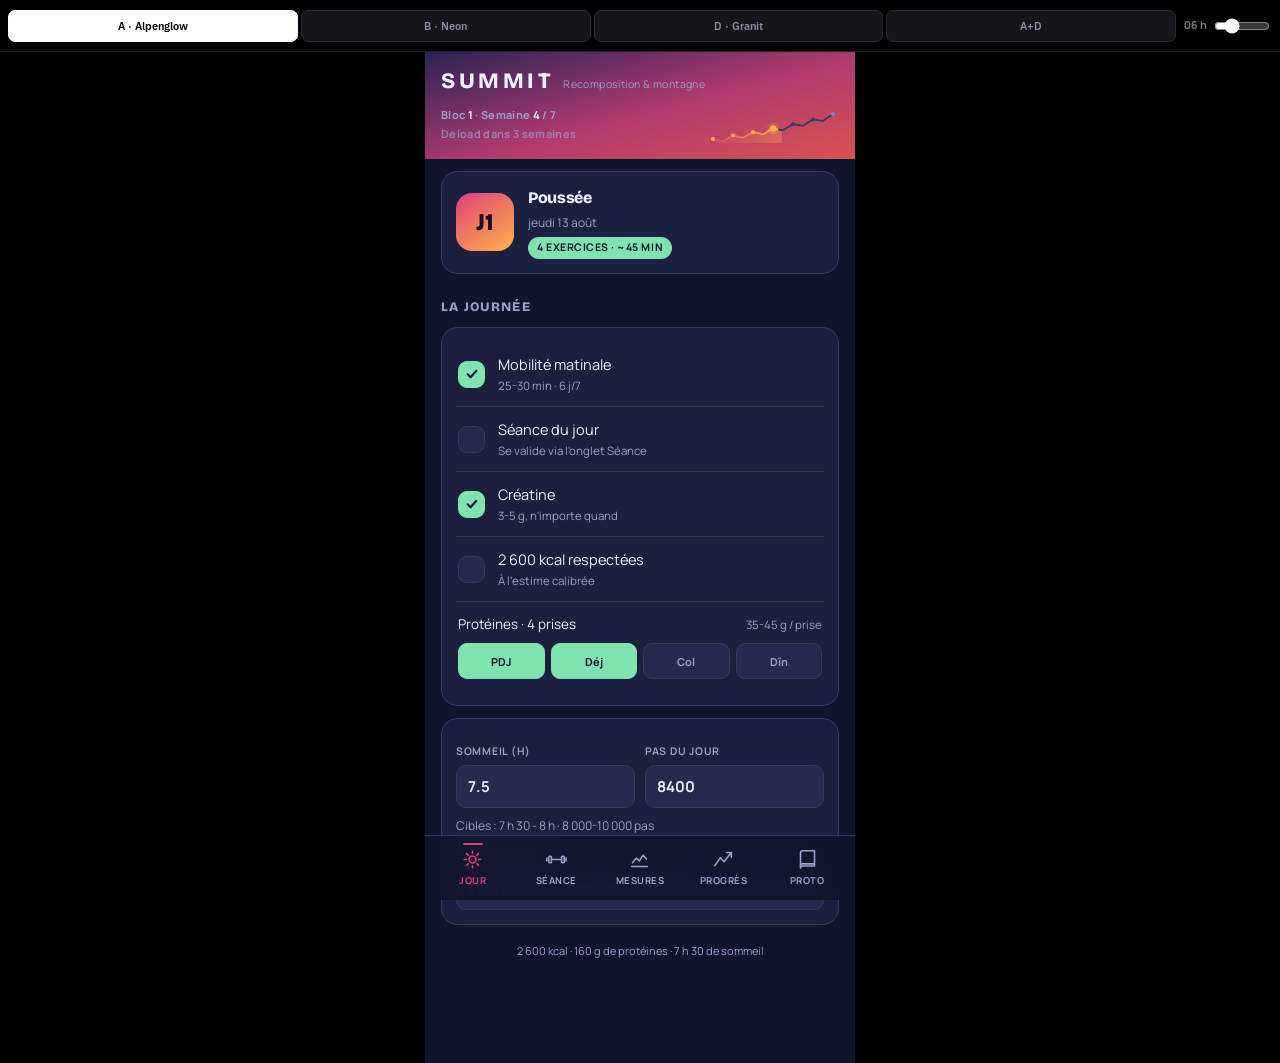
<file: maquette.html>
<!DOCTYPE html>
<html lang="fr">
<head>
<meta charset="UTF-8">
<meta name="viewport" content="width=device-width, initial-scale=1, viewport-fit=cover">
<title>SUMMIT · Maquette de direction visuelle</title>
<link rel="preconnect" href="https://fonts.googleapis.com">
<link rel="preconnect" href="https://fonts.gstatic.com" crossorigin>
<link href="https://fonts.googleapis.com/css2?family=Bricolage+Grotesque:opsz,wght@12..96,600;12..96,700;12..96,800&family=Manrope:wght@400;500;700&family=Unbounded:wght@600;700&family=Space+Grotesk:wght@400;500;700&family=Archivo:wdth,wght@100,400;100,600;125,700&family=IBM+Plex+Sans:wght@400;500;600&family=IBM+Plex+Mono:wght@500;600&display=swap" rel="stylesheet">
<style>
/* ============================================================
   MAQUETTE — 4 directions visuelles sombres
   Fichier de travail uniquement. summit_app.html non modifié.
   ============================================================ */

/* ---------- A · ALPENGLOW ---------- */
[data-dir="alpenglow"]{
  --bg:#12142B; --surf:#1C1F3D; --surf2:#262A4E; --line:#343A63;
  --tx:#EEF0FF; --tx2:#9BA1C7;
  --p:#E0417A; --p2:#FFB347; --ok:#7FE3B0; --warn:#FFB347; --danger:#FF6B5B; --deload:#8B7FD4;
  --ft:'Bricolage Grotesque',sans-serif; --fb:'Manrope',sans-serif; --fn:'Manrope',sans-serif;
  --tw:800; --tls:-0.02em; --r:16px; --num-w:700;
}
/* ---------- B · NEON TRAIL ---------- */
[data-dir="neon"]{
  --bg:#0A0A0F; --surf:#141420; --surf2:#1E1E2E; --line:#2A2A3C;
  --tx:#F2F2F7; --tx2:#8A8AA3;
  --p:#C6FF3D; --p2:#FF3DAE; --ok:#C6FF3D; --warn:#FFB020; --danger:#FF4D4D; --deload:#FFB020; --cyan:#34E4EA;
  --ft:'Unbounded',sans-serif; --fb:'Space Grotesk',sans-serif; --fn:'Space Grotesk',sans-serif;
  --tw:700; --tls:-0.03em; --r:14px; --num-w:700;
}
/* ---------- D · GRANIT & GLACE ---------- */
[data-dir="granit"]{
  --bg:#101418; --surf:#181D23; --surf2:#212831; --line:#2C343E;
  --tx:#E8EDF2; --tx2:#8494A3;
  --p:#7FD4E8; --p2:#FF7A45; --ok:#9BD65A; --warn:#FFD166; --danger:#E5484D; --deload:#FFD166;
  --ft:'Archivo',sans-serif; --fb:'IBM Plex Sans',sans-serif; --fn:'IBM Plex Mono',monospace;
  --tw:700; --tls:0.01em; --r:10px; --num-w:600; --twd:125;
}
/* ---------- A+D · MIX ---------- */
[data-dir="mix"]{
  --bg:#0F1320; --surf:#181D2E; --surf2:#222840; --line:#2F3752;
  --tx:#EAEFF7; --tx2:#8D97B4;
  --p:#7FD4E8; --p2:#FFB347; --ok:#7FE3B0; --warn:#FFB347; --danger:#FF6B5B; --deload:#8B7FD4;
  --ft:'Bricolage Grotesque',sans-serif; --fb:'IBM Plex Sans',sans-serif; --fn:'IBM Plex Mono',monospace;
  --tw:800; --tls:-0.02em; --r:14px; --num-w:600;
}

*{box-sizing:border-box; -webkit-tap-highlight-color:transparent;}
html,body{margin:0; padding:0;}
body{
  font-family:var(--fb); font-size:15px; line-height:1.5;
  background:#000; color:var(--tx);
  -webkit-font-smoothing:antialiased;
}
#app{
  max-width:430px; margin:0 auto; min-height:100vh; position:relative;
  background:var(--bg); padding-top:52px;
  padding-bottom:96px; overflow-x:hidden;
  transition:background .3s;
}
@media (prefers-reduced-motion:reduce){ *{animation-duration:.01ms !important; transition-duration:.01ms !important;} }

/* ============ barre de comparaison (maquette seulement) ============ */
#switch{
  position:fixed; top:0; left:0; right:0; z-index:200; height:52px;
  background:#000; border-bottom:1px solid #222;
  display:flex; align-items:center; gap:8px; padding:0 8px;
  font-family:'IBM Plex Sans',sans-serif; font-size:11px;
}
#switch .seg{display:flex; gap:3px; flex:1; min-width:0;}
#switch button{
  background:#15151A; border:1px solid #2A2A32; color:#8A8AA3; cursor:pointer; flex:1; min-width:0;
  font-family:inherit; font-size:10.5px; font-weight:600; padding:8px 4px; border-radius:7px; white-space:nowrap;
}
#switch button.on{background:#fff; color:#000; border-color:#fff;}
#switch .hour{display:flex; align-items:center; gap:5px; color:#777; flex-shrink:0;}
#switch .hour input{width:56px; accent-color:#fff;}
#switch .hour.off{opacity:.2; pointer-events:none;}

/* ============ rail d'altitude (granit / mix) ============ */
#rail{display:none;}
[data-dir="granit"] #rail, [data-dir="mix"] #rail{
  display:block; position:fixed; left:max(0px, calc(50% - 215px)); top:52px; bottom:0; width:22px; z-index:5;
  border-right:1px solid var(--line); background:linear-gradient(180deg,transparent,color-mix(in srgb,var(--p) 7%,transparent));
  pointer-events:none;
}
#rail .grad{position:absolute; left:0; width:9px; height:1px; background:var(--line);}
#rail .grad.on{background:var(--p); width:16px; box-shadow:0 0 8px var(--p);}
#rail .grad.dl{background:var(--deload); width:16px;}
#rail .lb{
  position:absolute; left:2px; font-family:var(--fn); font-size:8px; color:var(--tx2);
  transform:translateY(-50%);
}
#rail .needle{
  position:absolute; left:0; width:22px; height:2px; background:var(--p2);
  box-shadow:0 0 10px var(--p2); transition:top .5s cubic-bezier(.2,1.4,.4,1);
}
[data-dir="granit"] #app, [data-dir="mix"] #app{padding-left:22px;}

/* ============ header ============ */
header{position:relative; overflow:hidden; padding:18px 16px 16px;}
header .glow{position:absolute; inset:0; z-index:0; transition:background .6s;}
header .inner{position:relative; z-index:1;}
.brand{display:flex; align-items:baseline; gap:9px;}
.brand h1{
  font-family:var(--ft); font-weight:var(--tw); font-variation-settings:"wdth" var(--twd,100);
  font-size:22px; margin:0; letter-spacing:.16em; line-height:1;
}
.brand .sub{font-size:10.5px; color:var(--tx2); letter-spacing:.04em;}
.blocline{display:flex; align-items:flex-end; justify-content:space-between; margin-top:14px; gap:12px;}
.blocline .lbl{font-family:var(--fn); font-size:11px; color:var(--tx2); letter-spacing:.03em; font-weight:var(--num-w);}
.blocline .lbl b{color:var(--tx); font-weight:var(--num-w);}

/* crête (alpenglow / mix) */
#crest{width:132px; height:34px; display:block;}
[data-dir="neon"] #crest, [data-dir="granit"] #crest{display:none;}
/* égaliseur (neon) */
#eq{display:none; gap:4px; align-items:flex-end; height:34px;}
[data-dir="neon"] #eq{display:flex;}
#eq i{width:7px; border-radius:2px; background:#2A2A3C; display:block;}
#eq i.past{background:var(--p); opacity:.55;}
#eq i.cur{background:var(--p); box-shadow:0 0 12px var(--p); animation:pulse 1.6s ease-in-out infinite;}
#eq i.dl{background:var(--deload);}
@keyframes pulse{0%,100%{opacity:1;} 50%{opacity:.45;}}
/* graduations (granit) */
#grad{display:none; align-items:flex-end; gap:0; height:34px;}
[data-dir="granit"] #grad{display:flex;}
#grad i{width:15px; border-left:1px solid var(--line); height:12px; display:block;}
#grad i.past{height:22px; border-color:var(--p); }
#grad i.cur{height:34px; border-left:2px solid var(--p2);}
#grad i.dl{border-color:var(--deload);}

/* ============ layout ============ */
main{padding:12px 16px 8px;}
.pane{display:none;}
.pane.on{display:block; animation:slide .26s cubic-bezier(.2,.8,.3,1);}
@keyframes slide{from{opacity:0; transform:translateY(10px);} to{opacity:1; transform:none;}}
h2{font-family:var(--ft); font-weight:var(--tw); font-variation-settings:"wdth" var(--twd,100);
   font-size:13px; letter-spacing:.09em; text-transform:uppercase; color:var(--tx2); margin:24px 0 10px;}
h3{font-family:var(--ft); font-weight:var(--tw); font-variation-settings:"wdth" var(--twd,100);
   font-size:16px; letter-spacing:var(--tls); margin:0 0 4px;}
.num{font-family:var(--fn); font-weight:var(--num-w); font-variant-numeric:tabular-nums;}
.mut{color:var(--tx2); font-size:13px;}
.sm{font-size:12px;}

.card{background:var(--surf); border:1px solid var(--line); border-radius:var(--r); padding:14px; margin-bottom:12px; position:relative;}
[data-dir="neon"] .card{background:linear-gradient(180deg,var(--surf),#101018);}

/* hero du jour */
.hero{display:flex; align-items:center; gap:14px; position:relative; overflow:hidden;}
.hero .code{
  font-family:var(--ft); font-weight:var(--tw); font-variation-settings:"wdth" var(--twd,100);
  font-size:24px; width:58px; height:58px; border-radius:var(--r); flex-shrink:0;
  display:flex; align-items:center; justify-content:center;
  background:var(--p); color:var(--bg);
}
[data-dir="alpenglow"] .hero .code{background:linear-gradient(145deg,var(--p),var(--p2)); color:#1B0E1E;}
[data-dir="neon"] .hero .code{background:transparent; border:1.5px solid var(--p); color:var(--p); box-shadow:0 0 18px rgba(198,255,61,.25), inset 0 0 18px rgba(198,255,61,.08);}
[data-dir="granit"] .hero .code{background:transparent; border:1px solid var(--p); color:var(--p);}
[data-dir="mix"] .hero .code{background:linear-gradient(145deg,var(--p),var(--p2)); color:#0F1320;}
.pill{display:inline-block; font-size:10.5px; font-weight:700; padding:3px 9px; border-radius:99px; letter-spacing:.05em; text-transform:uppercase; margin-top:5px;}
.pill.dl{background:var(--deload); color:var(--bg);}
.pill.ok{background:var(--ok); color:var(--bg);}

/* ============ checklist ============ */
.chk{display:flex; align-items:center; gap:13px; padding:12px 2px; border-bottom:1px solid var(--line); cursor:pointer; user-select:none;}
.chk:last-child{border-bottom:none;}
.chk .box{
  width:27px; height:27px; border-radius:9px; border:1.5px solid var(--line); flex-shrink:0;
  display:flex; align-items:center; justify-content:center; background:var(--surf2); transition:all .18s;
}
[data-dir="granit"] .chk .box{border-radius:4px;}
.chk .box svg{opacity:0; transform:scale(.4); transition:all .18s; stroke:var(--bg);}
.chk.on .box{background:var(--ok); border-color:var(--ok);}
[data-dir="neon"] .chk.on .box{box-shadow:0 0 16px var(--ok); animation:glowpop .5s ease;}
@keyframes glowpop{0%{box-shadow:0 0 0 var(--ok);} 40%{box-shadow:0 0 26px var(--ok);} 100%{box-shadow:0 0 16px var(--ok);}}
.chk.on .box svg{opacity:1; transform:scale(1);}
.chk .lb{flex:1; font-size:14.5px; min-width:0;}
.chk .lb.tight{font-size:13.5px;}
.chk .hint{font-size:11.5px; color:var(--tx2); margin-top:1px;}
.mini{display:flex; gap:6px;}
.mini button{
  width:46px; height:36px; border-radius:9px; border:1.5px solid var(--line); background:var(--surf2);
  font-family:var(--fb); font-size:11px; font-weight:700; color:var(--tx2); cursor:pointer; transition:all .18s;
}
[data-dir="granit"] .mini button{border-radius:4px; font-family:var(--fn);}
.mini button.on{background:var(--ok); border-color:var(--ok); color:var(--bg);}
[data-dir="neon"] .mini button.on{box-shadow:0 0 14px var(--ok);}

/* ============ inputs ============ */
input[type=number],input[type=text],select{
  font-family:var(--fn); font-size:15px; font-weight:var(--num-w); color:var(--tx);
  border:1.5px solid var(--line); border-radius:10px; background:var(--surf2);
  padding:10px 11px; width:100%; -webkit-appearance:none; appearance:none;
}
[data-dir="granit"] input,[data-dir="granit"] select{border-radius:4px;}
input:focus,select:focus,button:focus-visible{outline:2px solid var(--p); outline-offset:1px; border-color:var(--p);}
input::placeholder{color:var(--tx2); opacity:.6;}
label.f{display:block; font-size:10.5px; font-weight:700; color:var(--tx2); margin:11px 0 5px; letter-spacing:.07em; text-transform:uppercase;}
.g2{display:grid; grid-template-columns:1fr 1fr; gap:10px;}
.g3{display:grid; grid-template-columns:1fr 1fr 1fr; gap:8px;}

.btn{
  font-family:var(--ft); font-weight:var(--tw); font-variation-settings:"wdth" var(--twd,100);
  font-size:15px; letter-spacing:var(--tls); color:var(--bg);
  background:var(--p); border:none; border-radius:12px; padding:15px 18px;
  width:100%; cursor:pointer; margin-top:12px; transition:transform .12s;
}
[data-dir="granit"] .btn{border-radius:6px; background:var(--p2); color:#101418;}
[data-dir="mix"] .btn{background:linear-gradient(100deg,var(--p),var(--p2)); color:#0F1320;}
[data-dir="alpenglow"] .btn{background:linear-gradient(100deg,var(--p),var(--p2)); color:#1B0E1E;}
[data-dir="neon"] .btn{box-shadow:0 0 24px rgba(198,255,61,.3);}
.btn:active{transform:scale(.98);}
.btn.gh{background:transparent; color:var(--p); border:1.5px solid var(--line); box-shadow:none;}
.btn.sm{width:auto; padding:9px 14px; font-size:13px; margin-top:0;}

/* ============ exercices ============ */
.ex .top{display:flex; justify-content:space-between; gap:10px; align-items:flex-start;}
.ex .meta{font-size:12px; color:var(--tx2); margin-top:3px;}
.ex .meta b{color:var(--tx); font-family:var(--fn); font-weight:var(--num-w);}
.ex .last{font-family:var(--fn); font-size:11.5px; color:var(--p); margin-top:6px; font-weight:var(--num-w);}
.exbtns{display:flex; flex-direction:column; gap:6px; flex-shrink:0;}
.rest,.yt{
  font-family:var(--fn); font-size:11px; font-weight:var(--num-w); cursor:pointer; white-space:nowrap;
  background:var(--surf2); border:1px solid var(--line); border-radius:8px; padding:7px 10px; color:var(--tx2);
  text-decoration:none; text-align:center; display:block;
}
[data-dir="granit"] .rest,[data-dir="granit"] .yt{border-radius:4px;}
.rest{color:var(--p);}
.sets{display:flex; gap:6px; margin-top:12px; align-items:center; flex-wrap:wrap;}
.sets input{width:47px; text-align:center; padding:11px 2px;}
.sets select{width:80px; padding:11px 4px; font-size:12px; text-align:center;}
.setbars{display:none; gap:3px; align-items:flex-end; height:26px; margin-top:10px;}
[data-dir="neon"] .setbars{display:flex;}
.setbars i{flex:1; background:#22222E; border-radius:2px; height:30%; transition:all .3s;}
.setbars i.f{background:var(--p); box-shadow:0 0 10px var(--p);}

/* ============ alertes / kpi ============ */
.alert{border-radius:var(--r); padding:13px 15px; margin-bottom:12px; font-size:13.5px; line-height:1.45; border:1px solid;}
.alert b{font-weight:700;}
.alert.ok{background:color-mix(in srgb,var(--ok) 12%,transparent); border-color:color-mix(in srgb,var(--ok) 35%,transparent); color:var(--ok);}
.alert.warn{background:color-mix(in srgb,var(--warn) 12%,transparent); border-color:color-mix(in srgb,var(--warn) 35%,transparent); color:var(--warn);}
.alert.info{background:var(--surf2); border-color:var(--line); color:var(--tx2);}
.kpis{display:flex; gap:8px; margin-bottom:12px;}
.kpi{flex:1; background:var(--surf); border:1px solid var(--line); border-radius:var(--r); padding:11px;}
.kpi .v{font-family:var(--fn); font-weight:var(--num-w); font-size:21px; line-height:1.1;}
.kpi .l{font-size:9.5px; color:var(--tx2); letter-spacing:.06em; text-transform:uppercase; margin-top:3px;}
.chart svg{width:100%; height:auto; display:block;}

/* ============ progression ============ */
.legend{display:flex; flex-wrap:wrap; gap:10px; margin-top:8px; font-size:11px; color:var(--tx2);}
.legend i{width:9px; height:9px; border-radius:3px; display:inline-block; margin-right:4px; vertical-align:-1px;}
.rowk{display:flex; justify-content:space-between; align-items:center; padding:9px 0; border-bottom:1px solid var(--line); font-size:13.5px;}
.rowk:last-child{border-bottom:none;}
.rowk .v{font-family:var(--fn); font-weight:var(--num-w); font-size:15px;}
.bar{height:6px; border-radius:99px; background:var(--surf2); overflow:hidden; margin-top:6px;}
.bar i{display:block; height:100%; background:var(--p); border-radius:99px;}

/* ============ accordéons ============ */
details{background:var(--surf); border:1px solid var(--line); border-radius:var(--r); margin-bottom:9px; overflow:hidden;}
details summary{
  list-style:none; cursor:pointer; padding:14px 15px; font-family:var(--ft); font-weight:var(--tw);
  font-variation-settings:"wdth" var(--twd,100); font-size:14px; letter-spacing:var(--tls);
  display:flex; justify-content:space-between; align-items:center;
}
details summary::-webkit-details-marker{display:none;}
details summary::after{content:"+"; color:var(--p); font-family:var(--fn); font-size:17px;}
details[open] summary::after{content:"–";}
details .in{padding:0 15px 14px; font-size:13.5px; color:var(--tx2);}
details .in b{color:var(--tx);}
details .in ul{margin:6px 0; padding-left:17px;}
details .in li{margin:5px 0;}

/* ============ nav ============ */
nav{
  position:fixed; bottom:0; left:50%; transform:translateX(-50%); width:min(430px,100%); z-index:100;
  background:color-mix(in srgb,var(--bg) 88%,transparent); backdrop-filter:blur(14px);
  border-top:1px solid var(--line); display:flex; padding:7px 6px calc(9px + env(safe-area-inset-bottom));
}
nav button{
  flex:1; background:none; border:none; cursor:pointer; padding:6px 2px 4px;
  display:flex; flex-direction:column; align-items:center; gap:4px;
  font-family:var(--fb); font-size:9.5px; font-weight:700; color:var(--tx2);
  letter-spacing:.05em; text-transform:uppercase; position:relative;
}
nav button svg{stroke:var(--tx2); fill:none; stroke-width:1.8;}
nav button.on{color:var(--p);}
nav button.on svg{stroke:var(--p);}
[data-dir="neon"] nav button.on svg{filter:drop-shadow(0 0 6px var(--p));}
nav button.on::before{
  content:""; position:absolute; top:0; left:50%; transform:translateX(-50%);
  width:20px; height:2px; background:var(--p); border-radius:99px;
}

/* ============ timer ============ */
#timer{
  position:fixed; left:50%; transform:translateX(-50%) translateY(220%); width:min(402px,calc(100% - 28px));
  bottom:calc(84px + env(safe-area-inset-bottom)); z-index:120; visibility:hidden;
  background:var(--surf2); border:1px solid var(--line); border-radius:14px; padding:12px 16px;
  display:flex; align-items:center; gap:14px; transition:transform .3s cubic-bezier(.2,.9,.3,1); cursor:pointer;
}
#timer.on{transform:translateX(-50%) translateY(0); visibility:visible;}
#timer .dial{width:38px; height:38px; flex-shrink:0;}
#timer .t{font-family:var(--fn); font-weight:var(--num-w); font-size:19px;}
#timer .l{font-size:11px; color:var(--tx2); letter-spacing:.05em; text-transform:uppercase;}
[data-dir="neon"] #timer{box-shadow:0 0 30px rgba(198,255,61,.15);}

/* ============ célébration ============ */
#celeb{
  position:fixed; inset:0; z-index:300; display:none; align-items:center; justify-content:center;
  background:color-mix(in srgb,var(--bg) 82%,transparent); backdrop-filter:blur(6px);
}
#celeb.on{display:flex; animation:slide .3s ease;}
#celeb .in{text-align:center; padding:24px;}
#celeb svg{width:150px; height:110px; margin-bottom:8px;}
#celeb h3{font-size:22px; margin-bottom:6px;}
#celeb .peak{stroke-dasharray:340; stroke-dashoffset:340; animation:draw 1s .15s ease forwards;}
@keyframes draw{to{stroke-dashoffset:0;}}
#toast{
  position:fixed; left:50%; transform:translateX(-50%) translateY(16px); bottom:calc(88px + env(safe-area-inset-bottom));
  background:var(--ok); color:var(--bg); font-size:13px; font-weight:700; padding:9px 18px; border-radius:99px;
  opacity:0; transition:all .25s; z-index:150; pointer-events:none;
}
#toast.on{opacity:1; transform:translateX(-50%) translateY(0);}
hr.sep{border:none; border-top:1px solid var(--line); margin:12px 0;}
.note{font-size:11px; color:var(--tx2); text-align:center; padding:6px 12px 0;}
</style>
</head>
<body>

<div id="switch">
  <div class="seg" id="seg"></div>
  <label class="hour" id="hourWrap">
    <span id="hourLbl" class="num">06 h</span>
    <input type="range" id="hour" min="0" max="23" value="6">
  </label>
</div>

<div id="app" data-dir-host>
  <div id="rail"></div>

  <header>
    <div class="glow" id="glow"></div>
    <div class="inner">
      <div class="brand"><h1>SUMMIT</h1><span class="sub">Recomposition &amp; montagne</span></div>
      <div class="blocline">
        <div>
          <div class="lbl">Bloc <b>1</b> · Semaine <b>4</b> / 7</div>
          <div class="lbl" style="margin-top:3px; opacity:.7">Deload dans 3 semaines</div>
        </div>
        <svg id="crest" viewBox="0 0 132 34"></svg>
        <div id="eq"></div>
        <div id="grad"></div>
      </div>
    </div>
  </header>

  <main>
    <div class="pane on" id="p-jour"></div>
    <div class="pane" id="p-seance"></div>
    <div class="pane" id="p-mesures"></div>
    <div class="pane" id="p-progres"></div>
    <div class="pane" id="p-proto"></div>
  </main>
</div>

<div id="timer" onclick="stopTimer()">
  <svg class="dial" viewBox="0 0 40 40" id="dial"></svg>
  <div><div class="l" id="timerLbl">Repos</div><div class="t" id="timerTxt">2:00</div></div>
</div>

<div id="celeb" onclick="this.classList.remove('on')">
  <div class="in">
    <svg viewBox="0 0 160 110" fill="none">
      <path class="peak" d="M10 96 L52 34 L74 62 L100 18 L150 96" stroke="var(--p)" stroke-width="3" stroke-linecap="round" stroke-linejoin="round"/>
      <path d="M100 18 L112 32 L88 32 Z" fill="var(--p2)"/>
      <circle cx="100" cy="18" r="5" fill="var(--p2)"/>
    </svg>
    <h3 id="celebT">Séance J1 validée</h3>
    <div class="mut sm" id="celebS">4 séances cette semaine · tu es dans les temps</div>
    <button class="btn" style="max-width:220px; margin:16px auto 0">Continuer</button>
  </div>
</div>

<div id="toast"></div>

<nav>
  <button class="on" data-t="jour" onclick="tab('jour')">
    <svg width="21" height="21" viewBox="0 0 24 24" stroke-linecap="round"><circle cx="12" cy="12" r="4"/><path d="M12 2.5v2.4M12 19.1v2.4M2.5 12h2.4M19.1 12h2.4M5.3 5.3l1.7 1.7M17 17l1.7 1.7M18.7 5.3L17 7M7 17l-1.7 1.7"/></svg>
    Jour</button>
  <button data-t="seance" onclick="tab('seance')">
    <svg width="21" height="21" viewBox="0 0 24 24" stroke-linecap="round"><path d="M7.5 12h9"/><rect x="3.2" y="8.2" width="3" height="7.6" rx="1"/><rect x="17.8" y="8.2" width="3" height="7.6" rx="1"/><path d="M1 10.4v3.2M23 10.4v3.2"/></svg>
    Séance</button>
  <button data-t="mesures" onclick="tab('mesures')">
    <svg width="21" height="21" viewBox="0 0 24 24" stroke-linecap="round" stroke-linejoin="round"><path d="M3 20h18"/><path d="M4 15.5l4.5-5 3.5 3 4-6.5 4 4.5"/></svg>
    Mesures</button>
  <button data-t="progres" onclick="tab('progres')">
    <svg width="21" height="21" viewBox="0 0 24 24" stroke-linecap="round" stroke-linejoin="round"><path d="M2 19l6.5-9 4 4.5L21 4"/><path d="M15.5 4H21v5.5"/></svg>
    Progrès</button>
  <button data-t="proto" onclick="tab('proto')">
    <svg width="21" height="21" viewBox="0 0 24 24" stroke-linecap="round" stroke-linejoin="round"><path d="M4 4.5A2.5 2.5 0 0 1 6.5 2H20v17.5H6.5A2.5 2.5 0 0 0 4 22z"/><path d="M4 19.5A2.5 2.5 0 0 1 6.5 17H20"/></svg>
    Proto</button>
</nav>

<script>
/* ================== directions ================== */
const DIRS = [
  {k:'alpenglow', n:'A · Alpenglow'},
  {k:'neon',      n:'B · Neon'},
  {k:'granit',    n:'D · Granit'},
  {k:'mix',       n:'A+D'}
];
let DIR = 'alpenglow', HOUR = 6;
const $ = s => document.querySelector(s);
const cssv = n => getComputedStyle(document.documentElement).getPropertyValue(n).trim();

document.documentElement.setAttribute('data-dir', DIR);
$('#seg').innerHTML = DIRS.map(d=>'<button data-k="'+d.k+'" onclick="setDir(\''+d.k+'\')">'+d.n+'</button>').join('');
function setDir(k){
  DIR = k;
  document.documentElement.setAttribute('data-dir', k);
  document.querySelectorAll('#seg button').forEach(b=>b.classList.toggle('on', b.dataset.k===k));
  $('#hourWrap').classList.toggle('off', !(k==='alpenglow'||k==='mix'));
  paintSky(); renderWeek(); renderAll();
}
$('#hour').addEventListener('input', e=>{ HOUR = +e.target.value; $('#hourLbl').textContent = String(HOUR).padStart(2,'0')+' h'; paintSky(); });

/* ---- ciel piloté par l'heure (signature Alpenglow) ---- */
const SKIES = [
  {h:0,  s:['#0B0D1F','#141733','#1B1B3A']},
  {h:5,  s:['#1B1B3A','#4A2A63','#B23A6E']},
  {h:6,  s:['#2A2258','#B23A6E','#F0653F']},
  {h:7,  s:['#3B2E6E','#F0653F','#FFB454']},
  {h:9,  s:['#2A3468','#5B5FA8','#93A8D8']},
  {h:13, s:['#26356E','#4A63A8','#7B9AD0']},
  {h:18, s:['#3B2E6E','#8B3A6E','#E0417A']},
  {h:20, s:['#1B1B3A','#3B2E6E','#6B2E6B']},
  {h:23, s:['#0B0D1F','#141733','#1B1B3A']}
];
function skyAt(h){
  let a=SKIES[0], b=SKIES[SKIES.length-1];
  for(let i=0;i<SKIES.length-1;i++){ if(h>=SKIES[i].h && h<=SKIES[i+1].h){ a=SKIES[i]; b=SKIES[i+1]; break; } }
  return h - a.h < b.h - h ? a.s : b.s;
}
function paintSky(){
  const g = $('#glow');
  if(DIR==='alpenglow' || DIR==='mix'){
    const s = skyAt(HOUR);
    g.style.background = 'linear-gradient(165deg,'+s[0]+' 0%,'+s[1]+' 55%,'+s[2]+' 130%)';
    g.style.opacity = DIR==='mix' ? '.72' : '1';
  } else if(DIR==='neon'){
    g.style.background = 'radial-gradient(120% 100% at 88% 0%, rgba(255,61,174,.16), transparent 62%)';
    g.style.opacity = '1';
  } else {
    g.style.background = 'linear-gradient(180deg,#161C22,transparent)';
    g.style.opacity = '1';
  }
}

/* ---- indicateur de semaine ---- */
const WEEK = 4;                 // semaine courante du bloc (démo)
const DONE = [1,1,1,1,0,0,0];   // jours validés de la semaine courante (démo)
function renderWeek(){
  // crête montagne (alpenglow / mix) : 7 sommets, un par semaine, altitude croissante
  const WX = [6,26,46,66,86,106,126];              // x des 7 semaines
  const WY = [30,26.5,23,19.5,15,10.5,5];          // altitude gagnée semaine après semaine
  const pts = [];
  for(let i=0;i<7;i++){
    pts.push([WX[i], WY[i]]);
    if(i<6) pts.push([WX[i]+10, Math.min(33, (WY[i]+WY[i+1])/2 + 4)]); // col entre deux sommets
  }
  const line = pts.map((p,i)=>(i?'L':'M')+p[0].toFixed(1)+' '+p[1].toFixed(1)).join(' ');
  const stop = ((WX[WEEK-1]+6)/132*100).toFixed(1);
  let g = '<defs><linearGradient id="cg" x1="0" y1="0" x2="1" y2="0">'
        + '<stop offset="0%" stop-color="'+cssv('--p')+'"/>'
        + '<stop offset="'+stop+'%" stop-color="'+cssv('--p2')+'"/>'
        + '<stop offset="'+stop+'%" stop-color="'+cssv('--line')+'"/>'
        + '<stop offset="100%" stop-color="'+cssv('--line')+'"/></linearGradient>'
        + '<linearGradient id="cf" x1="0" y1="0" x2="1" y2="0">'
        + '<stop offset="0%" stop-color="'+cssv('--p')+'" stop-opacity=".30"/>'
        + '<stop offset="'+stop+'%" stop-color="'+cssv('--p2')+'" stop-opacity=".30"/>'
        + '<stop offset="'+stop+'%" stop-color="'+cssv('--p2')+'" stop-opacity="0"/>'
        + '<stop offset="100%" stop-color="'+cssv('--p2')+'" stop-opacity="0"/></linearGradient></defs>';
  g += '<path d="'+line+' L132 34 L6 34 Z" fill="url(#cf)"/>';
  g += '<path d="'+line+'" stroke="url(#cg)" stroke-width="1.8" fill="none" stroke-linejoin="round" stroke-linecap="round"/>';
  for(let i=0;i<7;i++){
    const on = i < WEEK, cur = i === WEEK-1;
    const col = i===6 ? cssv('--deload') : (on ? cssv('--p2') : cssv('--line'));
    if(cur) g += '<circle cx="'+WX[i]+'" cy="'+WY[i]+'" r="6" fill="'+col+'" opacity=".22"/>';
    g += '<circle cx="'+WX[i]+'" cy="'+WY[i]+'" r="'+(cur?3.2:2)+'" fill="'+col+'"/>';
  }
  $('#crest').innerHTML = g;

  // égaliseur (neon)
  $('#eq').innerHTML = [0,1,2,3,4,5,6].map(i=>{
    const cl = i===6 ? 'dl' : (i<WEEK-1 ? 'past' : (i===WEEK-1 ? 'cur' : ''));
    return '<i class="'+cl+'" style="height:'+(10+i*3.6)+'px"></i>';
  }).join('');

  // graduations (granit)
  $('#grad').innerHTML = [0,1,2,3,4,5,6].map(i=>{
    const cl = i===6 ? 'dl' : (i<WEEK-1 ? 'past' : (i===WEEK-1 ? 'cur' : ''));
    return '<i class="'+cl+'"></i>';
  }).join('');

  // rail d'altitude vertical (granit / mix)
  let r = '';
  for(let i=0;i<7;i++){
    const top = 90 - i*12;
    const cl = i===6 ? 'dl' : (i < WEEK ? 'on' : '');
    r += '<div class="grad '+cl+'" style="top:'+top+'%"></div>';
    r += '<div class="lb" style="top:'+top+'%">S'+(i+1)+'</div>';
  }
  r += '<div class="needle" style="top:'+(90-(WEEK-1)*12)+'%"></div>';
  $('#rail').innerHTML = r;
}

/* ================== données de démo ================== */
const EX_J1 = [
  {n:'Pompes déclinées', d:'Pieds surélevés 40-50 cm', sets:4, reps:'max · RIR 1-2', tempo:'3-1-1', rl:'2 min', rest:120, last:'18 · 16 · 15 · 13', rir:'1'},
  {n:'Dips', d:'Amplitude sans douleur', sets:4, reps:'8-12', tempo:'2-0-1', rl:'1 min 45', rest:105, last:'12 · 11 · 10 · 9', rir:'2'},
  {n:'Pike push-ups', d:'Pieds surélevés', sets:3, reps:'8-12', tempo:'2-0-1', rl:'1 min 30', rest:90, last:'11 · 10 · 8', rir:'1'},
  {n:'Élévations latérales élastique', d:'Alt. : maintien poirier au mur', sets:3, reps:'15-20', tempo:'contrôlé', rl:'1 min', rest:60, last:'18 · 17 · 15', rir:'2'}
];
const POIDS  = [{w:'S1',v:82.4},{w:'S2',v:82.0},{w:'S3',v:81.5},{w:'S4',v:81.3},{w:'S5',v:80.8},{w:'S6',v:80.6}];
const TAILLE = [{w:'S1',v:94.0},{w:'S2',v:93.5},{w:'S3',v:93.0},{w:'S4',v:92.8},{w:'S5',v:92.2},{w:'S6',v:91.8}];
const SOL    = [{w:'S1',v:12},{w:'S2',v:10},{w:'S3',v:9},{w:'S4',v:7},{w:'S5',v:6},{w:'S6',v:4}];
const RIRTR  = [{w:'S1',v:2.4},{w:'S2',v:2.2},{w:'S3',v:1.9},{w:'S4',v:1.8},{w:'S5',v:1.6},{w:'S6',v:1.4}];
const FCZ2   = [{w:'Mai',v:128},{w:'Juin',v:124},{w:'Juil',v:121},{w:'Août',v:118}];
const VOLUME = [ // séries par semaine et par groupe
  {w:'S1', g:[14,15,13,7]}, {w:'S2', g:[15,16,14,8]}, {w:'S3', g:[16,17,15,8]},
  {w:'S4', g:[17,18,15,9]}, {w:'S5', g:[18,18,16,9]}, {w:'S6', g:[9,9,8,5]}
];
const GROUPES = ['Poussée','Tirage','Jambes','Core'];

/* ================== graphiques SVG ================== */
function chartSVG(pts, color, unit, dec){
  if(pts.length<2) return '<div class="mut sm">Trop peu de données.</div>';
  const W=320,H=96,px=12,py=18;
  const vs = pts.map(p=>p.v);
  let mn=Math.min.apply(null,vs), mx=Math.max.apply(null,vs);
  if(mx-mn<0.4){ mx+=0.3; mn-=0.3; }
  const X=i=> px + i*(W-2*px)/(pts.length-1);
  const Y=v=> H-py - (v-mn)*(H-2*py)/(mx-mn);
  const line = pts.map((p,i)=>(i?'L':'M')+X(i).toFixed(1)+' '+Y(p.v).toFixed(1)).join(' ');
  const area = line + ' L'+X(pts.length-1).toFixed(1)+' '+(H-py+8)+' L'+X(0).toFixed(1)+' '+(H-py+8)+' Z';
  const lp = pts[pts.length-1];
  const id = 'gr'+Math.random().toString(36).slice(2,7);
  let ghost = '';
  // Granit : courbes de niveau fantômes (clin d'œil topo, lisible en sombre)
  if(DIR==='granit'||DIR==='mix'){
    ghost = [6,-6].map(o=>'<path d="'+pts.map((p,i)=>(i?'L':'M')+X(i).toFixed(1)+' '+(Y(p.v)+o).toFixed(1)).join(' ')
      +'" fill="none" stroke="'+color+'" stroke-width="1" opacity=".18"/>').join('');
  }
  return '<svg viewBox="0 0 '+W+' '+H+'">'
    +'<defs><linearGradient id="'+id+'" x1="0" y1="0" x2="0" y2="1">'
    +'<stop offset="0%" stop-color="'+color+'" stop-opacity=".28"/><stop offset="100%" stop-color="'+color+'" stop-opacity="0"/></linearGradient></defs>'
    +'<path d="'+area+'" fill="url(#'+id+')"/>'
    + ghost
    +'<path d="'+line+'" fill="none" stroke="'+color+'" stroke-width="2.4" stroke-linecap="round" stroke-linejoin="round"'
    + (DIR==='neon' ? ' filter="drop-shadow(0 0 5px '+color+')"' : '') +'/>'
    + pts.map((p,i)=>'<circle cx="'+X(i).toFixed(1)+'" cy="'+Y(p.v).toFixed(1)+'" r="'+(i===pts.length-1?3.6:2.2)+'" fill="'+color+'"/>').join('')
    +'<text x="'+X(pts.length-1).toFixed(1)+'" y="'+(Y(lp.v)-9).toFixed(1)+'" text-anchor="end" font-size="11" font-family="'+cssv('--fn')+'" font-weight="600" fill="'+color+'">'
    + lp.v.toFixed(dec==null?1:dec).replace('.',',')+unit+'</text>'
    + pts.map((p,i)=>'<text x="'+X(i).toFixed(1)+'" y="'+(H-2)+'" text-anchor="middle" font-size="8.5" font-family="'+cssv('--fn')+'" fill="'+cssv('--tx2')+'">'+p.w+'</text>').join('')
    +'</svg>';
}

function barsSVG(){
  const W=320,H=118,px=14,py=16, cols=[cssv('--p'),cssv('--p2'),cssv('--ok'),cssv('--tx2')];
  const tot = VOLUME.map(v=>v.g.reduce((a,b)=>a+b,0));
  const mx = Math.max.apply(null,tot);
  const bw = (W-2*px)/VOLUME.length - 8;
  let s = '<svg viewBox="0 0 '+W+' '+H+'">';
  VOLUME.forEach((v,i)=>{
    const x = px + i*((W-2*px)/VOLUME.length) + 4;
    let y = H-py;
    v.g.forEach((val,gi)=>{
      const h = val/mx*(H-2*py-8);
      y -= h;
      s += '<rect x="'+x.toFixed(1)+'" y="'+y.toFixed(1)+'" width="'+bw.toFixed(1)+'" height="'+h.toFixed(1)+'" fill="'+cols[gi]+'" opacity="'+(0.55+gi*0.12)+'" rx="2"/>';
    });
    s += '<text x="'+(x+bw/2).toFixed(1)+'" y="'+(H-3)+'" text-anchor="middle" font-size="8.5" font-family="'+cssv('--fn')+'" fill="'+cssv('--tx2')+'">'+v.w+'</text>';
    s += '<text x="'+(x+bw/2).toFixed(1)+'" y="'+(y-4).toFixed(1)+'" text-anchor="middle" font-size="9" font-family="'+cssv('--fn')+'" font-weight="600" fill="'+cssv('--tx')+'">'+tot[i]+'</text>';
  });
  return s+'</svg>';
}

/* ================== onglets ================== */
function tab(t){
  document.querySelectorAll('.pane').forEach(p=>p.classList.remove('on'));
  document.querySelectorAll('nav button').forEach(b=>b.classList.toggle('on', b.dataset.t===t));
  $('#p-'+t).classList.add('on');
  window.scrollTo({top:0});
}

/* ================== rendus ================== */
function renderJour(){
  const chk = (k,l,h,on)=> '<div class="chk'+(on?' on':'')+'" onclick="this.classList.toggle(\'on\'); buzz()">'
    +'<div class="box"><svg width="14" height="14" viewBox="0 0 24 24" fill="none" stroke-width="3.4" stroke-linecap="round" stroke-linejoin="round"><path d="M4.5 12.5l5 5 10-11"/></svg></div>'
    +'<div class="lb">'+l+'<div class="hint">'+h+'</div></div></div>';
  $('#p-jour').innerHTML =
     '<div class="card hero"><div class="code">J1</div><div><h3>Poussée</h3>'
    +'<div class="mut sm">jeudi 13 août</div><span class="pill ok">4 exercices · ~45 min</span></div></div>'

    +'<h2>La journée</h2><div class="card">'
    + chk('mob','Mobilité matinale','25-30 min · 6 j/7', true)
    + chk('sea','Séance du jour','Se valide via l\'onglet Séance', false)
    + chk('cre','Créatine','3-5 g, n\'importe quand', true)
    + chk('kcal','2 600 kcal respectées','À l\'estime calibrée', false)
    +'<div class="chk" style="cursor:default; display:block">'
    +'<div class="lb tight" style="display:flex; justify-content:space-between; align-items:baseline; gap:8px">'
    +'<span>Protéines · 4 prises</span><span class="hint">35-45 g / prise</span></div>'
    +'<div class="mini" style="margin-top:9px">'+['PDJ','Déj','Col','Dîn'].map((l,i)=>'<button class="'+(i<2?'on':'')+'" style="flex:1; width:auto" onclick="this.classList.toggle(\'on\'); buzz()">'+l+'</button>').join('')+'</div></div>'
    +'</div>'

    +'<div class="card"><div class="g2">'
    +'<div><label class="f">Sommeil (h)</label><input type="number" step="0.5" value="7.5"></div>'
    +'<div><label class="f">Pas du jour</label><input type="number" step="100" value="8400"></div></div>'
    +'<div class="mut sm" style="margin-top:9px">Cibles : 7 h 30 - 8 h · 8 000-10 000 pas</div>'
    +'<label class="f">Note du jour</label><input type="text" placeholder="Énergie, douleurs, contexte…"></div>'

    +'<div class="note">2 600 kcal · 160 g de protéines · 7 h 30 de sommeil</div>';
}

function renderSeance(){
  let h = '<div class="card hero"><div class="code">J1</div><div><h3>Poussée</h3>'
        + '<div class="mut sm">Note tes reps, le RIR pilote la suite</div></div></div>'
        + '<div class="alert info"><b>Échauffement :</b> 2 min cardio léger · rotations épaules · scapula push-ups ×10 · 10 pompes lentes · dead hang 30 s</div>';
  EX_J1.forEach((ex,i)=>{
    h += '<div class="card ex"><div class="top"><div><h3>'+ex.n+'</h3>'
       + '<div class="meta">'+ex.d+'</div>'
       + '<div class="meta"><b>'+ex.sets+' × '+ex.reps+'</b> · tempo '+ex.tempo+'</div>'
       + '<div class="last">Dern. : '+ex.last+' · RIR '+ex.rir+'  (06/08)</div></div>'
       + '<div class="exbtns"><button class="rest" onclick="startTimer('+ex.rest+',\'Repos '+ex.rl+'\')">Repos '+ex.rl+'</button>'
       + '<a class="yt" href="#" onclick="return false">Démo ▸</a></div></div>'
       + '<div class="sets">';
    for(let s=0;s<ex.sets;s++){
      const v = i===0 ? [18,17,'',''][s] : '';
      h += '<input type="number" inputmode="numeric" placeholder="S'+(s+1)+'" value="'+(v===undefined?'':v)+'" oninput="eqBars(this)">';
    }
    h += '<select>'+['RIR ?','RIR 0','RIR 1','RIR 2','RIR 3','RIR 4+'].map((o,k)=>'<option'+(k===2?' selected':'')+'>'+o+'</option>').join('')+'</select>'
       + '</div><div class="setbars">'+Array.from({length:ex.sets},(_,s)=>'<i class="'+(i===0&&s<2?'f':'')+'"></i>').join('')+'</div></div>';
  });
  h += '<button class="btn" onclick="celebrate()">Terminer la séance</button>';
  $('#p-seance').innerHTML = h;
}

function renderMesures(){
  $('#p-mesures').innerHTML =
     '<div class="alert ok"><b>Règle 5 :</b> poids stable, tour de taille en baisse. Recomposition en cours : ne touche à rien.</div>'
    +'<div class="kpis">'
    +'<div class="kpi"><div class="v">80,6</div><div class="l">Poids kg</div></div>'
    +'<div class="kpi"><div class="v">91,8</div><div class="l">Taille cm</div></div>'
    +'<div class="kpi"><div class="v">4</div><div class="l">Doigts-sol</div></div>'
    +'</div>'
    +'<div class="card"><h3>Nouvelle mesure</h3><div class="g3">'
    +'<div><label class="f">Poids</label><input type="number" step="0.1" placeholder="80,5"></div>'
    +'<div><label class="f">Taille</label><input type="number" step="0.5" placeholder="92"></div>'
    +'<div><label class="f">Sol</label><input type="number" placeholder="4"></div></div>'
    +'<button class="btn">Enregistrer</button></div>'
    +'<div class="card"><h3>Poids · moyenne hebdo</h3><div class="chart">'+chartSVG(POIDS, cssv('--p'), ' kg')+'</div></div>'
    +'<div class="card"><h3>Tour de taille</h3><div class="chart">'+chartSVG(TAILLE, cssv('--p2'), ' cm')+'</div>'
    +'<div class="mut sm">LE marqueur du bas du ventre : sa tendance vaut plus que la balance.</div></div>'
    +'<div class="card"><h3>Doigts-sol</h3><div class="chart">'+chartSVG(SOL, cssv('--ok'), ' cm', 0)+'</div></div>';
}

function renderProgres(){
  const cols=[cssv('--p'),cssv('--p2'),cssv('--ok'),cssv('--tx2')];
  $('#p-progres').innerHTML =
     '<div class="kpis">'
    +'<div class="kpi"><div class="v">18</div><div class="l">Séances / bloc</div></div>'
    +'<div class="kpi"><div class="v">7,4</div><div class="l">Sommeil moy.</div></div>'
    +'<div class="kpi"><div class="v">86 %</div><div class="l">4 prises P</div></div>'
    +'</div>'
    +'<div class="card"><h3>Volume hebdo par groupe</h3><div class="mut sm">Séries effectives · S6 = deload</div>'
    +'<div class="chart" style="margin-top:8px">'+barsSVG()+'</div>'
    +'<div class="legend">'+GROUPES.map((g,i)=>'<span><i style="background:'+cols[i]+'"></i>'+g+'</span>').join('')+'</div></div>'
    +'<div class="card"><h3>RIR moyen · Tractions</h3><div class="mut sm">Il baisse = tu vas plus près de l\'échec à charge égale</div>'
    +'<div class="chart">'+chartSVG(RIRTR, cssv('--p'), '', 1)+'</div></div>'
    +'<div class="card"><h3>FC moyenne Zone 2</h3><div class="mut sm">Elle baisse à allure égale = le moteur aérobie progresse</div>'
    +'<div class="chart">'+chartSVG(FCZ2, cssv('--p2'), ' bpm', 0)+'</div></div>'
    +'<div class="card"><h3>Habitudes · 30 jours</h3>'
    +[['Mobilité matinale',26,30],['4 prises de protéines',26,30],['8 000 pas',21,30],['Sommeil ≥ 7 h 30',19,30]]
      .map(r=>'<div style="padding:10px 0; border-bottom:1px solid var(--line)"><div class="rowk" style="border:none; padding:0">'
        +'<span>'+r[0]+'</span><span class="v">'+r[1]+'/'+r[2]+'</span></div>'
        +'<div class="bar"><i style="width:'+(r[1]/r[2]*100).toFixed(0)+'%"></i></div></div>').join('')
    +'</div>';
}

function renderProto(){
  $('#p-proto').innerHTML =
     '<h2>Le protocole embarqué</h2>'
    +'<details open><summary>Mobilité matinale · 25-30 min</summary><div class="in">'
    +'<p><b>Réveil articulaire · 4 min</b><br>Rotations articulaires · Chat-Vache ×10-12</p>'
    +'<p><b>Thoracique, priorité n°1 · 6 min</b><br>Open books 2×8/côté · Thread the needle 1×8 · Extension sur chaise 2×10</p>'
    +'<p><b>Chaîne postérieure · 8 min</b><br>Chien tête en bas + pédalage 3×45 s · Jefferson curl 2×5 · Flexion avant 2×45 s</p></div></details>'
    +'<details><summary>J1 · Poussée</summary><div class="in"><ul>'
    + EX_J1.map(e=>'<li><b>'+e.n+'</b> · '+e.sets+' × '+e.reps+'<br><span class="sm">tempo '+e.tempo+' · repos '+e.rl+'</span></li>').join('')
    +'</ul></div></details>'
    +'<details><summary>Nutrition · 2 600 kcal / 160 g P</summary><div class="in">'
    +'<p><b>Macros :</b> P 160 g · L 80 g · G ~310 g. 4 prises de 35-45 g.</p><ul>'
    +'<li><b>PDJ ~600 :</b> 3 œufs + skyr 200 g + 2 pains complets + fruit</li>'
    +'<li><b>Déj ~750 :</b> 180-200 g viande maigre, féculents ~200 g, moitié légumes</li>'
    +'<li><b>Collation ~400 :</b> skyr 200 g + 30 g amandes + fruit</li>'
    +'<li><b>Dîner ~700 :</b> bulgogi ou bibimbap, riz demi-portion, kimchi</li></ul></div></details>'
    +'<details><summary>Règles d\'ajustement</summary><div class="in"><ul>'
    +'<li><b>1.</b> Perte > 0,6 kg/sem sur 2 sem : +150-200 kcal.</li>'
    +'<li><b>2.</b> Perte < 0,2 kg/sem sur 3 sem et taille stable : -150 kcal OU +3 000 pas.</li>'
    +'<li><b>3.</b> Perfs en baisse 2 séances de suite : avance le deload.</li>'
    +'<li><b>4.</b> Douleur articulaire > 48 h : régression.</li>'
    +'<li><b>5.</b> Poids stable + taille en baisse : ne touche à rien.</li></ul></div></details>'
    +'<details><summary>Plan B · hôtel et chaos</summary><div class="in">'
    +'<p><b>EMOM 20 min</b> (5 tours) : pompes ×12-15 · squats tempo ×15 · fentes ×8/j · gainage 45 s.</p>'
    +'<button class="btn sm gh" onclick="startTimer(1200,\'EMOM 20 min\')">Lancer 20 min</button></div></details>';
}

function renderAll(){ renderJour(); renderSeance(); renderMesures(); renderProgres(); renderProto(); }

/* ================== interactions ================== */
function buzz(){ try{ if(navigator.vibrate) navigator.vibrate(12); }catch(e){} }
function eqBars(el){
  const card = el.closest('.card'), ins = [...card.querySelectorAll('.sets input')], bars = card.querySelectorAll('.setbars i');
  ins.forEach((x,i)=>{ if(bars[i]) bars[i].classList.toggle('f', x.value!==''); });
}
let tInt=null, tLeft=0, tTot=0;
function startTimer(sec,label){
  stopTimer(); tLeft=sec; tTot=sec;
  $('#timerLbl').textContent = label;
  $('#timer').classList.add('on'); drawTimer();
  tInt = setInterval(()=>{
    tLeft--;
    if(tLeft<=0){ clearInterval(tInt); tInt=null; $('#timerTxt').textContent='GO'; buzz();
      setTimeout(()=>$('#timer').classList.remove('on'), 2200); }
    else drawTimer();
  },1000);
}
function drawTimer(){
  $('#timerTxt').textContent = Math.floor(tLeft/60)+':'+String(tLeft%60).padStart(2,'0');
  const p = tLeft/tTot, C=2*Math.PI*16;
  $('#dial').innerHTML =
     '<circle cx="20" cy="20" r="16" fill="none" stroke="'+cssv('--line')+'" stroke-width="3"/>'
    +'<circle cx="20" cy="20" r="16" fill="none" stroke="'+cssv('--p')+'" stroke-width="3" stroke-linecap="round"'
    +' stroke-dasharray="'+C.toFixed(1)+'" stroke-dashoffset="'+(C*(1-p)).toFixed(1)+'" transform="rotate(-90 20 20)"/>';
}
function stopTimer(){ if(tInt){clearInterval(tInt); tInt=null;} $('#timer').classList.remove('on'); }
function celebrate(){ $('#celeb').classList.add('on'); buzz();
  setTimeout(()=>{ const n=$('#rail .needle'); if(n) n.style.top = (90-WEEK*12)+'%'; }, 400); }
function toast(m){ const t=$('#toast'); t.textContent=m; t.classList.add('on'); setTimeout(()=>t.classList.remove('on'),2200); }

/* ================== init ================== */
setDir('alpenglow');
</script>
</body>
</html>
</file>
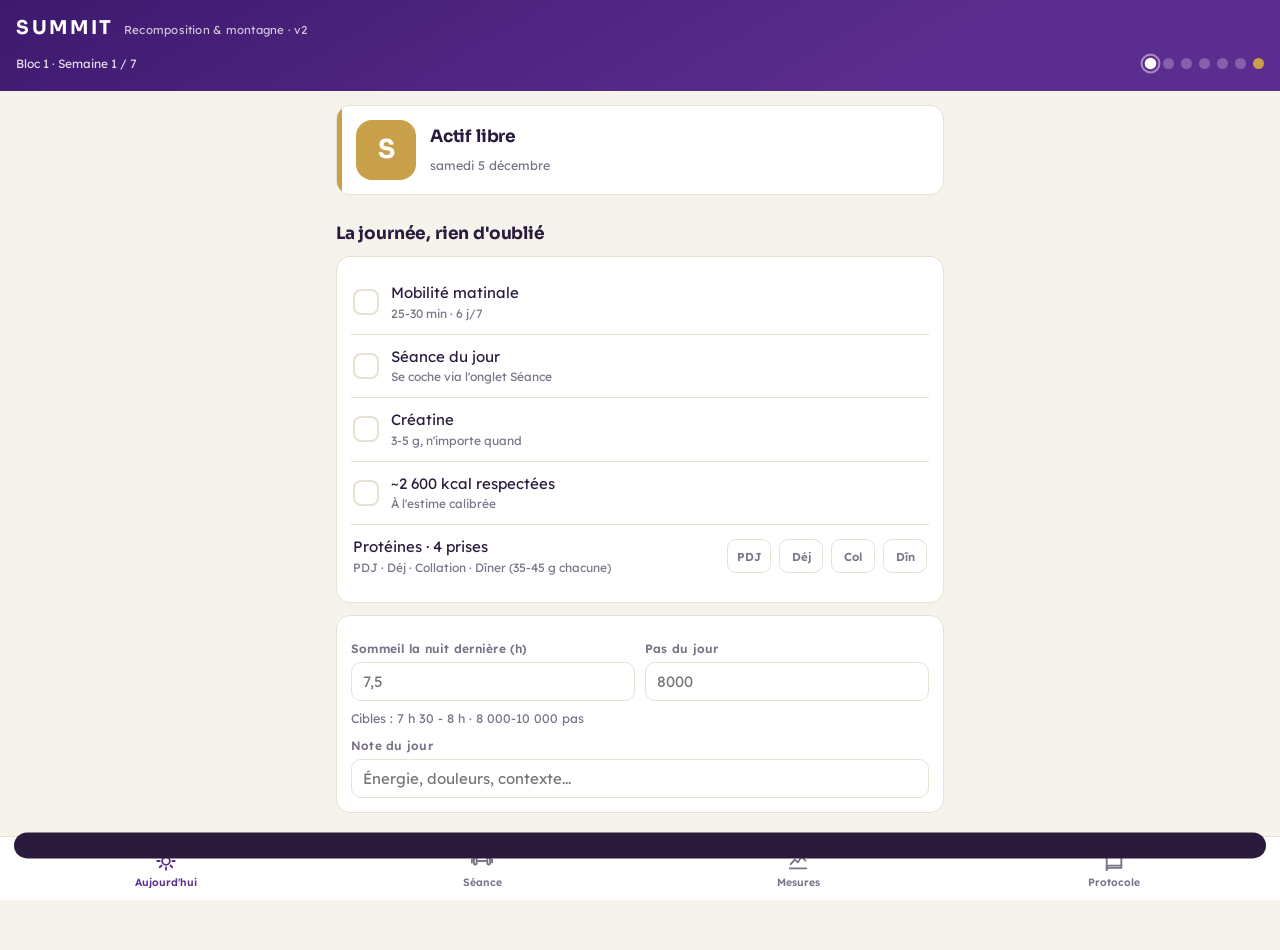
<file: summit_app.html>
<!DOCTYPE html>
<html lang="fr">
<head>
<meta charset="UTF-8">
<meta name="viewport" content="width=device-width, initial-scale=1, viewport-fit=cover">
<meta name="theme-color" content="#5B2D8E">
<meta name="apple-mobile-web-app-capable" content="yes">
<meta name="apple-mobile-web-app-status-bar-style" content="black-translucent">
<title>SUMMIT · Suivi du protocole</title>
<link rel="preconnect" href="https://fonts.googleapis.com">
<link rel="preconnect" href="https://fonts.gstatic.com" crossorigin>
<link href="https://fonts.googleapis.com/css2?family=Sora:wght@600;700&family=Lexend:wght@400;500;600&display=swap" rel="stylesheet">
<style>
:root{
  --violet:#5B2D8E; --violet-deep:#3D1A6E; --ink:#2A1B3D;
  --sable-bg:#F6F3EC; --card:#FFFFFF; --line:#E7E1D4; --mut:#7A7286;
  --teal:#3A7E8C; --olive:#7A8C2E; --ocre:#C9A04A; --lav:#B09CC8;
  --vertf:#3D5C40; --alert:#A4443C; --sable:#D4AA70;
  --r:14px; --pad:16px;
}
*{box-sizing:border-box; -webkit-tap-highlight-color:transparent;}
html,body{margin:0; padding:0;}
body{
  font-family:'Lexend',system-ui,-apple-system,sans-serif; font-size:15px; line-height:1.5;
  background:var(--sable-bg); color:var(--ink);
  padding-bottom:calc(84px + env(safe-area-inset-bottom));
}
h1,h2,h3,.sora{font-family:'Sora','Lexend',sans-serif; font-weight:700; letter-spacing:-0.01em;}
h2{font-size:17px; margin:26px 0 10px;}
h3{font-size:15px; margin:0 0 6px;}
.num{font-variant-numeric:tabular-nums;}
.mut{color:var(--mut); font-size:13px;}
.small{font-size:12.5px;}

/* ---------- header ---------- */
header{
  background:linear-gradient(150deg,var(--violet-deep),var(--violet) 70%);
  color:#fff; padding:calc(14px + env(safe-area-inset-top)) var(--pad) 18px;
}
header .brand{display:flex; align-items:baseline; gap:10px;}
header .brand h1{font-size:19px; margin:0; letter-spacing:0.14em;}
header .brand .sub{font-size:11.5px; opacity:.75; letter-spacing:0.02em;}
.blocline{display:flex; align-items:center; justify-content:space-between; margin-top:12px;}
.blocline .lbl{font-size:12px; opacity:.85;}
.dots{display:flex; gap:7px;}
.dot{width:11px; height:11px; border-radius:50%; background:rgba(255,255,255,.25); transition:transform .2s;}
.dot.past{background:rgba(255,255,255,.85);}
.dot.cur{background:#fff; outline:2.5px solid rgba(255,255,255,.45); outline-offset:2px; transform:scale(1.05);}
.dot.deload{background:var(--ocre);}
.dot.cur.deload{outline-color:rgba(201,160,74,.5);}

/* ---------- layout ---------- */
main{padding:14px var(--pad) 8px; max-width:640px; margin:0 auto;}
.tabpane{display:none;}
.tabpane.on{display:block; animation:fade .18s ease;}
@keyframes fade{from{opacity:0; transform:translateY(4px);} to{opacity:1; transform:none;}}
@media (prefers-reduced-motion:reduce){ *{animation:none !important; transition:none !important;} }

.card{
  background:var(--card); border:1px solid var(--line); border-radius:var(--r);
  padding:14px; margin-bottom:12px; position:relative; overflow:hidden;
}
.card.tinted::before{content:""; position:absolute; left:0; top:0; bottom:0; width:5px; background:var(--tint,var(--violet));}
.card.tinted{padding-left:19px;}

/* session identity */
.hero-day{display:flex; align-items:center; gap:14px;}
.daycode{
  font-family:'Sora'; font-weight:700; font-size:26px; color:#fff;
  background:var(--tint,var(--violet)); width:60px; height:60px; border-radius:16px;
  display:flex; align-items:center; justify-content:center; flex-shrink:0;
}
.hero-day .t h3{font-size:17px;}
.badge{display:inline-block; font-size:11px; font-weight:600; padding:2.5px 9px; border-radius:99px; letter-spacing:.03em;}
.badge.deload{background:var(--ocre); color:#fff;}
.badge.ok{background:var(--olive); color:#fff;}
.badge.soft{background:#F0EBE0; color:var(--ink);}

/* ---------- checklist ---------- */
.chk{display:flex; align-items:center; gap:12px; padding:11px 2px; border-bottom:1px solid var(--line); cursor:pointer; user-select:none;}
.chk:last-child{border-bottom:none;}
.chk .box{
  width:26px; height:26px; border-radius:8px; border:2px solid var(--line); flex-shrink:0;
  display:flex; align-items:center; justify-content:center; background:#fff; transition:all .15s;
}
.chk.on .box{background:var(--olive); border-color:var(--olive);}
.chk .box svg{opacity:0; transform:scale(.5); transition:all .15s;}
.chk.on .box svg{opacity:1; transform:scale(1);}
.chk .lb{flex:1;}
.chk .hint{font-size:12px; color:var(--mut);}
.minichk{display:flex; gap:8px;}
.minichk button{
  width:44px; height:34px; border-radius:9px; border:1.5px solid var(--line); background:#fff;
  font-family:'Lexend'; font-size:11.5px; font-weight:600; color:var(--mut); cursor:pointer;
}
.minichk button.on{background:var(--olive); border-color:var(--olive); color:#fff;}

/* ---------- inputs ---------- */
input[type=number], input[type=text], input[type=date], select, textarea{
  font-family:'Lexend'; font-size:15px; color:var(--ink);
  border:1.5px solid var(--line); border-radius:10px; background:#fff;
  padding:9px 11px; width:100%;
}
input:focus, select:focus, textarea:focus, button:focus-visible{outline:2.5px solid var(--lav); outline-offset:1px; border-color:var(--violet);}
label.f{display:block; font-size:12px; font-weight:600; color:var(--mut); margin:10px 0 4px; letter-spacing:.02em;}
.grid2{display:grid; grid-template-columns:1fr 1fr; gap:10px;}
.grid3{display:grid; grid-template-columns:1fr 1fr 1fr; gap:10px;}

.btn{
  font-family:'Sora'; font-weight:600; font-size:14.5px; color:#fff;
  background:var(--violet); border:none; border-radius:12px; padding:13px 18px;
  width:100%; cursor:pointer; margin-top:12px; transition:transform .1s;
}
.btn:active{transform:scale(.985);}
.btn.ghost{background:#fff; color:var(--violet); border:1.5px solid var(--violet);}
.btn.small{width:auto; padding:8px 14px; font-size:13px; margin-top:0;}
.btn.olive{background:var(--olive);}

/* ---------- exercise cards ---------- */
.ex{margin-bottom:12px;}
.ex .exhead{display:flex; justify-content:space-between; align-items:flex-start; gap:8px;}
.ex .meta{font-size:12.5px; color:var(--mut); margin-top:2px;}
.ex .meta b{color:var(--ink); font-weight:600;}
.ex .last{font-size:12px; color:var(--teal); margin-top:5px; font-weight:500;}
.setrow{display:flex; gap:8px; margin-top:10px; align-items:center; flex-wrap:wrap;}
.setrow input{width:58px; text-align:center; padding:9px 4px;}
.setrow .rir{width:88px;}
.restbtn{
  font-family:'Lexend'; font-size:12px; font-weight:600; color:var(--teal);
  background:#EDF4F5; border:1px solid #CFE0E4; border-radius:9px; padding:7px 11px; cursor:pointer; flex-shrink:0;
}
.ytbtn{
  display:inline-block; font-family:'Lexend'; font-size:12px; font-weight:600; color:var(--violet);
  background:#F1EDF7; border:1px solid #DBD0EA; border-radius:9px; padding:7px 11px;
  text-decoration:none; text-align:center; flex-shrink:0;
}
.exbtns{display:flex; flex-direction:column; gap:6px; align-items:stretch; flex-shrink:0;}
.mobrow{display:flex; align-items:flex-start; justify-content:space-between; gap:10px; padding:8px 0; border-bottom:1px solid var(--line);}
.mobrow:last-child{border-bottom:none;}

/* ---------- charts / mesures ---------- */
.chart{margin-top:6px;}
.chart svg{width:100%; height:auto; display:block;}
.kpirow{display:flex; gap:10px; margin-bottom:12px;}
.kpi{flex:1; background:var(--card); border:1px solid var(--line); border-radius:var(--r); padding:11px 12px;}
.kpi .v{font-family:'Sora'; font-weight:700; font-size:19px;}
.kpi .l{font-size:11px; color:var(--mut); letter-spacing:.02em;}
.alertcard{border-radius:var(--r); padding:13px 15px; margin-bottom:12px; font-size:14px; line-height:1.45; border:1px solid;}
.alertcard.ok{background:#F2F5E7; border-color:#D8E0BD; color:#4A5620;}
.alertcard.warn{background:#FAF3E3; border-color:#EAD9AE; color:#7A5D1E;}
.alertcard.info{background:#F1EDF7; border-color:#DBD0EA; color:var(--violet-deep);}
.alertcard b{font-weight:600;}

table.dat{width:100%; border-collapse:collapse; font-size:13px;}
table.dat th{font-size:11px; text-align:left; color:var(--mut); font-weight:600; padding:6px 6px; border-bottom:1px solid var(--line); letter-spacing:.03em;}
table.dat td{padding:7px 6px; border-bottom:1px solid var(--line);}
table.dat tr:last-child td{border-bottom:none;}

/* ---------- accordions (protocole) ---------- */
details{background:var(--card); border:1px solid var(--line); border-radius:var(--r); margin-bottom:10px; overflow:hidden;}
details summary{
  list-style:none; cursor:pointer; padding:13px 15px; font-family:'Sora'; font-weight:600; font-size:14.5px;
  display:flex; justify-content:space-between; align-items:center;
}
details summary::-webkit-details-marker{display:none;}
details summary::after{content:"+"; font-family:'Lexend'; font-weight:400; color:var(--mut); font-size:18px;}
details[open] summary::after{content:"–";}
details .inner{padding:0 15px 14px; font-size:14px;}
details .inner p{margin:8px 0;}
details .inner ul{margin:6px 0; padding-left:18px;}
details .inner li{margin:4px 0;}

/* ---------- nav ---------- */
nav{
  position:fixed; bottom:0; left:0; right:0; z-index:50;
  background:rgba(255,255,255,.96); backdrop-filter:blur(10px);
  border-top:1px solid var(--line); display:flex;
  padding:6px 8px calc(6px + env(safe-area-inset-bottom));
}
nav button{
  flex:1; background:none; border:none; cursor:pointer; padding:7px 2px 5px;
  display:flex; flex-direction:column; align-items:center; gap:3px;
  font-family:'Lexend'; font-size:10.5px; font-weight:600; color:var(--mut); border-radius:12px;
}
nav button svg{stroke:var(--mut);}
nav button.on{color:var(--violet);}
nav button.on svg{stroke:var(--violet);}

/* ---------- timer + toast ---------- */
#timerbar{
  position:fixed; left:14px; right:14px; bottom:calc(78px + env(safe-area-inset-bottom)); z-index:60;
  background:var(--ink); color:#fff; border-radius:14px; padding:13px 18px;
  font-family:'Sora'; font-weight:600; font-size:16px; text-align:center;
  transform:translateY(140%); transition:transform .25s ease; cursor:pointer;
}
#timerbar.on{transform:none;}
#toast{
  position:fixed; left:50%; transform:translateX(-50%) translateY(20px); bottom:calc(84px + env(safe-area-inset-bottom));
  background:var(--olive); color:#fff; font-size:13.5px; font-weight:600;
  padding:9px 18px; border-radius:99px; opacity:0; transition:all .25s; z-index:70; pointer-events:none; max-width:86%;
  text-align:center;
}
#toast.on{opacity:1; transform:translateX(-50%) translateY(0);}
textarea.io{font-size:11.5px; font-family:monospace; height:110px;}
.rowline{display:flex; gap:10px; align-items:center;}
.rowline > *{flex:1;}
hr.sep{border:none; border-top:1px solid var(--line); margin:12px 0;}
</style>
</head>
<body>
<header>
  <div class="brand"><h1>SUMMIT</h1><span class="sub">Recomposition &amp; montagne · v2</span></div>
  <div class="blocline">
    <span class="lbl num" id="blocLbl">Bloc 1 · Semaine 1 / 7</span>
    <div class="dots" id="blocDots"></div>
  </div>
</header>

<main>
  <div class="tabpane on" id="pane-today"></div>
  <div class="tabpane" id="pane-seance"></div>
  <div class="tabpane" id="pane-mesures"></div>
  <div class="tabpane" id="pane-proto"></div>
</main>

<div id="timerbar" onclick="stopTimer(false)"><span id="timerTxt"></span></div>
<div id="toast"></div>

<nav>
  <button id="nav-today" class="on" onclick="showTab('today')">
    <svg width="22" height="22" viewBox="0 0 24 24" fill="none" stroke-width="2" stroke-linecap="round"><circle cx="12" cy="12" r="4.2"/><path d="M12 2.5v2.6M12 18.9v2.6M2.5 12h2.6M18.9 12h2.6M5.2 5.2l1.9 1.9M16.9 16.9l1.9 1.9M18.8 5.2l-1.9 1.9M7.1 16.9l-1.9 1.9"/></svg>
    Aujourd'hui</button>
  <button id="nav-seance" onclick="showTab('seance')">
    <svg width="22" height="22" viewBox="0 0 24 24" fill="none" stroke-width="2" stroke-linecap="round"><path d="M7.5 12h9"/><rect x="3.2" y="8.2" width="3" height="7.6" rx="1"/><rect x="17.8" y="8.2" width="3" height="7.6" rx="1"/><path d="M1 10.4v3.2M23 10.4v3.2"/></svg>
    Séance</button>
  <button id="nav-mesures" onclick="showTab('mesures')">
    <svg width="22" height="22" viewBox="0 0 24 24" fill="none" stroke-width="2" stroke-linecap="round" stroke-linejoin="round"><path d="M3 20h18"/><path d="M4 15.5l4.5-5 3.5 3 4-6.5 4 4.5"/></svg>
    Mesures</button>
  <button id="nav-proto" onclick="showTab('proto')">
    <svg width="22" height="22" viewBox="0 0 24 24" fill="none" stroke-width="2" stroke-linecap="round" stroke-linejoin="round"><path d="M4 4.5A2.5 2.5 0 0 1 6.5 2H20v17.5H6.5A2.5 2.5 0 0 0 4 22z"/><path d="M4 19.5A2.5 2.5 0 0 1 6.5 17H20"/></svg>
    Protocole</button>
</nav>

<script>
/* =================== DONNÉES DU PROGRAMME =================== */
const COLORS = {1:'#5B2D8E', 2:'#3D5C40', 3:'#3A7E8C', 4:'#B09CC8', 5:'#7A8C2E', 6:'#C9A04A', 0:'#7A7286'};
const SESSIONS = {
  1:{code:'J1', name:'Poussée', type:'muscu',
     warm:'2 min cardio léger · rotations épaules · scapula push-ups ×10 · 10 pompes lentes · dead hang 30 s',
     ex:[
      {id:'j1a', n:'Pompes déclinées', d:'Pieds surélevés 40-50 cm', sets:4, reps:'max · RIR 1-2', tempo:'3-1-1', rest:120, rl:'2 min'},
      {id:'j1b', n:'Dips', d:'Amplitude sans douleur', sets:4, reps:'8-12', tempo:'2-0-1', rest:105, rl:'1 min 45'},
      {id:'j1c', n:'Pike push-ups', d:'Pieds surélevés', sets:3, reps:'8-12', tempo:'2-0-1', rest:90, rl:'1 min 30'},
      {id:'j1d', n:'Élévations latérales élastique', d:'Alt. sans élastique : maintien poirier au mur', sets:3, reps:'15-20', tempo:'contrôlé', rest:60, rl:'1 min'},
      {id:'j1e', n:'Rappel tirage · tractions', d:'RIR 2', sets:3, reps:'8-10', tempo:'contrôlé', rest:90, rl:'1 min 30'},
      {id:'j1f', n:'Relevés de jambes suspendu', d:'Zéro balancier', sets:3, reps:'10-15', tempo:'lent', rest:60, rl:'1 min'}]},
  2:{code:'J2', name:'Bas du corps', type:'muscu',
     warm:'Squats légers ×15 · fentes dynamiques ×10/j · balanciers de jambes · good mornings ×12',
     ex:[
      {id:'j2a', n:'Fentes bulgares', d:'Par jambe', sets:4, reps:'8-12 /jambe', tempo:'3-1-1', rest:105, rl:'1 min 45'},
      {id:'j2b', n:'Nordic curl · négatives', d:'Régression : leg curl glissé 8-12', sets:3, reps:'3-5 nég.', tempo:'5 s descente', rest:120, rl:'2 min'},
      {id:'j2c', n:'Hip thrust unilatéral', d:'Pause 2 s en haut · par jambe', sets:3, reps:'12-15 /jambe', tempo:'2-1-1', rest:75, rl:'1 min 15'},
      {id:'j2d', n:'Squats tempo / sautés', d:'Impaires : tempo 5-0-1 · paires : sautés', sets:3, reps:'12-15', tempo:'5-0-1 / explosif', rest:90, rl:'1 min 30'},
      {id:'j2e', n:'Mollets unilatéraux', d:'Sur une marche · étirement en bas', sets:4, reps:'12-15 /jambe', tempo:'2-2-1', rest:50, rl:'50 s'},
      {id:'j2f', n:'Chaise contre le mur', d:'Finisher', sets:2, reps:'60-90 s', tempo:'statique', rest:60, rl:'1 min', unit:'s'}]},
  3:{code:'J3', name:'Cardio Zone 2', type:'cardio',
     target:'45-60 min · marche en forte pente ou vélo · FC ~105-125 (test de la parole prime) · interdiction d\'accélérer'},
  4:{code:'J4', name:'Tirage', type:'muscu',
     warm:'Dead hang 30 s · scapula pull-ups ×8 · tirage élastique léger ×15 · 4-5 tractions faciles',
     ex:[
      {id:'j4a', n:'Tractions pronation large', d:'RIR 1', sets:5, reps:'max', tempo:'contrôlé', rest:150, rl:'2 min 30'},
      {id:'j4b', n:'Tractions supination', d:'', sets:3, reps:'8-10', tempo:'2-0-1', rest:120, rl:'2 min'},
      {id:'j4c', n:'Tirage australien large', d:'', sets:3, reps:'12-15', tempo:'2-1-1', rest:90, rl:'1 min 30'},
      {id:'j4d', n:'Face pulls élastique', d:'Pause 1 s · alt. : australien coudes hauts', sets:3, reps:'15-20', tempo:'contrôlé', rest:60, rl:'1 min'},
      {id:'j4e', n:'Rappel poussée · pompes déclinées', d:'RIR 2', sets:3, reps:'10-12', tempo:'2-0-1', rest:90, rl:'1 min 30'},
      {id:'j4f', n:'Suspension serviette', d:'Poigne · en secondes', sets:2, reps:'max s', tempo:'', rest:90, rl:'1 min 30', unit:'s'},
      {id:'j4g', n:'Anti-rotation', d:'Planche rotation bassin ou pallof · en secondes', sets:3, reps:'30-45 s', tempo:'lent', rest:45, rl:'45 s', unit:'s'}]},
  5:{code:'J5', name:'Cardio montagne', type:'cardio',
     target:'Phase 1 : 30-35 min pente 12-15 % · lest 8-12 kg · RPE 7. Phase 2 (bloc 2+, 1 sem/2) : 4×4 min très dur, récup 3 min. Finisher core : gainage 3×45 s + planche latérale 2×30 s/côté'},
  6:{code:'S', name:'Actif libre', type:'libre',
     target:'Vélo, rando, marche longue · Z2 plaisir · 1-3 h · optionnel mais payant'},
  0:{code:'D', name:'Repos complet', type:'repos', target:'Le muscle se construit aujourd\'hui. Marche légère autorisée.'}
};

/* Requêtes YouTube par mouvement : zéro lien codé en dur, toujours à jour */
const YT = {
  j1a:'decline push up tutorial', j1b:'dips tutorial proper form', j1c:'pike push up tutorial',
  j1d:'resistance band lateral raise', j1e:'pull up proper form', j1f:'hanging leg raise tutorial',
  j2a:'bulgarian split squat tutorial', j2b:'nordic curl negatives tutorial', j2c:'single leg hip thrust tutorial',
  j2d:'tempo squat tutorial', j2e:'single leg calf raise', j2f:'wall sit exercise',
  j4a:'wide grip pull up form', j4b:'chin up tutorial', j4c:'australian pull up tutorial',
  j4d:'band face pull tutorial', j4e:'decline push up tutorial', j4f:'towel hang grip training',
  j4g:'pallof press band tutorial'
};
function ytLink(q, lbl){
  return '<a class="ytbtn" target="_blank" rel="noopener" href="https://www.youtube.com/results?search_query='
    + encodeURIComponent(q) + '">' + (lbl||'Démo ▸') + '</a>';
}
function ytEx(id){ return YT[id] ? ytLink(YT[id]) : ''; }

/* =================== STOCKAGE (window.storage puis localStorage) =================== */
async function sgetRaw(k){
  if (window.storage){ try{ const r = await window.storage.get(k); return r && r.value != null ? r.value : null; }catch(e){ return null; } }
  try{ return localStorage.getItem(k); }catch(e){ return null; }
}
async function ssetRaw(k,v){
  if (window.storage){ try{ await window.storage.set(k,v); }catch(e){} return; }
  try{ localStorage.setItem(k,v); }catch(e){}
}
async function sget(k){ const v = await sgetRaw(k); if(v==null) return null; try{ return JSON.parse(v); }catch(e){ return null; } }
async function sset(k,v){ await ssetRaw(k, JSON.stringify(v)); }
async function skeys(prefix){
  if (window.storage){ try{ const r = await window.storage.list(prefix); return (r && r.keys) ? r.keys : []; }catch(e){ return []; } }
  try{ return Object.keys(localStorage).filter(k=>k.indexOf(prefix)===0); }catch(e){ return []; }
}

/* =================== HELPERS =================== */
const $ = s => document.querySelector(s);
function esc(s){ return String(s==null?'':s).replace(/[&<>"]/g, c => ({'&':'&amp;','<':'&lt;','>':'&gt;','"':'&quot;'}[c])); }
function pad2(n){ return (n<10?'0':'')+n; }
function fmtDate(d){ return d.getFullYear()+'-'+pad2(d.getMonth()+1)+'-'+pad2(d.getDate()); }
function todayStr(){ return fmtDate(new Date()); }
function mondayOf(d){ const x = new Date(d); const day = (x.getDay()+6)%7; x.setDate(x.getDate()-day); x.setHours(0,0,0,0); return x; }
function shortFR(iso){ const p = iso.split('-'); return p[2]+'/'+p[1]; }
function fmtMMSS(s){ return Math.floor(s/60)+':'+pad2(s%60); }
function avg(a){ return a.reduce((x,y)=>x+y,0)/a.length; }
function toast(msg){ const t=$('#toast'); t.textContent=msg; t.classList.add('on'); clearTimeout(toast._h); toast._h=setTimeout(()=>t.classList.remove('on'), 2400); }

/* =================== ÉTAT GLOBAL =================== */
let STATE = null;      // {start:'YYYY-MM-DD', bloc:1}
let DAY = null;        // log du jour
let HIST = {};         // {exId:[{d,s:[...],rir}]}
let MES = [];          // [{d,poids,taille,sol}]
let TESTS = [];        // [{d,bloc,pompes,tractions,hang,sol,taille}]
const T = todayStr();

function weekNum(){
  const diff = Math.floor((new Date(T) - new Date(STATE.start)) / 86400000);
  return Math.floor(diff/7) + 1;
}
function isDeload(){ return weekNum() === 7; }
function blocOver(){ return weekNum() > 7; }
function sessionToday(){ return SESSIONS[new Date().getDay()]; }
function tint(){ return COLORS[new Date().getDay()]; }

/* =================== NAVIGATION =================== */
function showTab(id){
  document.querySelectorAll('.tabpane').forEach(p=>p.classList.remove('on'));
  document.querySelectorAll('nav button').forEach(b=>b.classList.remove('on'));
  $('#pane-'+id).classList.add('on');
  $('#nav-'+id).classList.add('on');
  if(id==='today') renderToday();
  if(id==='seance') renderSeance();
  if(id==='mesures') renderMesures();
  window.scrollTo({top:0});
}

function renderHeader(){
  const w = Math.min(weekNum(),7);
  $('#blocLbl').textContent = 'Bloc '+STATE.bloc+' · Semaine '+Math.min(weekNum(),7)+' / 7' + (isDeload()?' · DELOAD':'');
  let h='';
  for(let i=1;i<=7;i++){
    let c='dot'; if(i<w) c+=' past'; if(i===w) c+=' cur'; if(i===7) c+=' deload';
    h += '<div class="'+c+'"></div>';
  }
  $('#blocDots').innerHTML = h;
}

/* =================== ONGLET AUJOURD'HUI =================== */
const DAY_DEF = {mob:false, seance:false, crea:false, kcal:false, prot:[false,false,false,false], sommeil:'', pas:'', note:''};

function renderToday(){
  const s = sessionToday(), c = tint(), dl = isDeload();
  let h = '';
  if(blocOver()){
    h += '<div class="alertcard warn"><b>Bloc '+STATE.bloc+' terminé.</b> Fais les 6 tests (onglet Mesures), puis lance le bloc suivant.</div>'
       + '<button class="btn olive" onclick="newBloc()">Démarrer le bloc '+(STATE.bloc+1)+'</button><hr class="sep">';
  }
  h += '<div class="card tinted" style="--tint:'+c+'">'
     + '<div class="hero-day"><div class="daycode" style="--tint:'+c+'">'+s.code+'</div>'
     + '<div class="t"><h3>'+esc(s.name)+'</h3><div class="mut small">'+new Date().toLocaleDateString('fr-FR',{weekday:'long', day:'numeric', month:'long'})+'</div>'
     + (dl ? '<span class="badge deload">Deload · volume ÷2 · RIR 3-4</span>' : '')
     + '</div></div></div>';

  h += '<h2>La journée, rien d\'oublié</h2><div class="card">'
     + chkRow('mob','Mobilité matinale','25-30 min · 6 j/7')
     + chkRow('seance', s.type==='repos' ? 'Repos assumé' : 'Séance du jour', s.type==='repos' ? 'Se valide tout seul' : 'Se coche via l\'onglet Séance', true)
     + chkRow('crea','Créatine','3-5 g, n\'importe quand')
     + chkRow('kcal','~2 600 kcal respectées','À l\'estime calibrée')
     + '<div class="chk" style="cursor:default"><div class="lb">Protéines · 4 prises <div class="hint">PDJ · Déj · Collation · Dîner (35-45 g chacune)</div></div>'
     + '<div class="minichk">'+[0,1,2,3].map(i=>'<button id="prot'+i+'" onclick="togProt('+i+')">'+['PDJ','Déj','Col','Dîn'][i]+'</button>').join('')+'</div></div>'
     + '</div>';

  h += '<div class="card"><div class="grid2">'
     + '<div><label class="f">Sommeil la nuit dernière (h)</label><input type="number" step="0.5" min="0" max="14" id="inSommeil" placeholder="7,5" value="'+esc(DAY.sommeil)+'" onchange="setDayField(\'sommeil\', this.value)"></div>'
     + '<div><label class="f">Pas du jour</label><input type="number" step="100" min="0" id="inPas" placeholder="8000" value="'+esc(DAY.pas)+'" onchange="setDayField(\'pas\', this.value)"></div>'
     + '</div><div class="mut small" style="margin-top:8px">Cibles : 7 h 30 - 8 h · 8 000-10 000 pas</div>'
     + '<label class="f">Note du jour</label><input type="text" id="inNote" placeholder="Énergie, douleurs, contexte..." value="'+esc(DAY.note)+'" onchange="setDayField(\'note\', this.value)">'
     + '</div>';

  h += '<div class="mut small" style="text-align:center; padding:4px 10px 10px">2 600 kcal · 160 g de protéines · 7 h 30 de sommeil</div>';
  $('#pane-today').innerHTML = h;
  syncTodayUI();
}
function chkRow(key,label,hint,readonly){
  return '<div class="chk" id="chk-'+key+'" '+(readonly?'':'onclick="togDay(\''+key+'\')"')+' style="'+(readonly?'cursor:default;':'')+'">'
    + '<div class="box"><svg width="15" height="15" viewBox="0 0 24 24" fill="none" stroke="#fff" stroke-width="3.2" stroke-linecap="round" stroke-linejoin="round"><path d="M4.5 12.5l5 5 10-11"/></svg></div>'
    + '<div class="lb">'+esc(label)+'<div class="hint">'+esc(hint)+'</div></div></div>';
}
function syncTodayUI(){
  ['mob','seance','crea','kcal'].forEach(k=>{ const el=$('#chk-'+k); if(el) el.classList.toggle('on', !!DAY[k]); });
  [0,1,2,3].forEach(i=>{ const el=$('#prot'+i); if(el) el.classList.toggle('on', !!DAY.prot[i]); });
}
async function saveDay(){ await sset('summit:day:'+T, DAY); }
async function togDay(k){ DAY[k]=!DAY[k]; syncTodayUI(); await saveDay(); }
async function togProt(i){ DAY.prot[i]=!DAY.prot[i]; syncTodayUI(); await saveDay(); }
async function setDayField(k,v){ DAY[k]=v; await saveDay(); }

/* =================== ONGLET SÉANCE =================== */
function targetSets(ex){ return isDeload() ? Math.ceil(ex.sets/2) : ex.sets; }

function renderSeance(){
  const s = sessionToday(), c = tint();
  let h = '<div class="card tinted" style="--tint:'+c+'"><div class="hero-day"><div class="daycode" style="--tint:'+c+'">'+s.code+'</div>'
        + '<div class="t"><h3>'+esc(s.name)+'</h3>'
        + (isDeload() ? '<span class="badge deload">Deload : séries ÷2 · RIR 3-4 · Z2 légère</span>' : '<div class="mut small">'+(s.type==='muscu'?'Note tes reps, le RIR pilote la suite':'Enregistre la séance en bas')+'</div>')
        + '</div></div></div>';

  if (s.type==='muscu'){
    h += '<div class="alertcard info"><b>Échauffement :</b> '+esc(s.warm)+'</div>';
    s.ex.forEach(ex=>{
      const ts = targetSets(ex);
      const last = (HIST[ex.id]||[]).slice(-1)[0];
      const savedWk = SEANCE_SAVED && SEANCE_SAVED.ex ? SEANCE_SAVED.ex[ex.id] : null;
      h += '<div class="card ex"><div class="exhead"><div><h3>'+esc(ex.n)+'</h3>'
         + (ex.d?'<div class="meta">'+esc(ex.d)+'</div>':'')
         + '<div class="meta"><b>'+ts+' × '+esc(ex.reps)+'</b>'+(ex.tempo?' · tempo '+esc(ex.tempo):'')+'</div>'
         + (last ? '<div class="last">Dern. : '+last.s.join(' · ')+(last.rir!=null && last.rir!=='' ? ' · RIR '+esc(last.rir):'')+' &nbsp;('+shortFR(last.d)+')</div>' : '<div class="last" style="color:var(--mut)">Première fois : pose la référence</div>')
         + '</div><div class="exbtns"><button class="restbtn" onclick="startTimer('+ex.rest+', \'Repos\')">Repos '+esc(ex.rl)+'</button>'+ytEx(ex.id)+'</div></div>'
         + '<div class="setrow">';
      for(let i=0;i<ts;i++){
        const v = savedWk && savedWk.s[i]!=null ? savedWk.s[i] : '';
        h += '<input type="number" inputmode="numeric" min="0" id="in-'+ex.id+'-'+i+'" placeholder="S'+(i+1)+'" value="'+v+'">';
      }
      const rv = savedWk && savedWk.rir!=null ? savedWk.rir : '';
      h += '<select class="rir" id="rir-'+ex.id+'">'
         + ['','0','1','2','3','4+'].map(o=>'<option value="'+o+'"'+(String(rv)===o?' selected':'')+'>'+(o===''?'RIR ?':'RIR '+o)+'</option>').join('')
         + '</select></div></div>';
    });
    h += '<button class="btn" onclick="saveMuscu()">'+(SEANCE_SAVED?'Mettre à jour la séance':'Terminer la séance')+'</button>';
    if (SEANCE_SAVED) h += '<div class="mut small" style="text-align:center; margin-top:8px">Séance enregistrée ✓</div>';
  }
  else if (s.type==='cardio' || s.type==='libre'){
    h += '<div class="alertcard info">'+esc(s.target)+'</div>';
    const cv = SEANCE_SAVED && SEANCE_SAVED.cardio ? SEANCE_SAVED.cardio : {};
    const kinds = s.code==='J5' ? ['Lesté pente','4×4 VO2max','Escaliers'] : (s.code==='S' ? ['Vélo','Rando','Marche','Autre'] : ['Z2 tapis','Z2 vélo','Z2 extérieur']);
    h += '<div class="card">'
       + '<label class="f">Type</label><select id="cKind">'+kinds.map(k=>'<option'+(cv.kind===k?' selected':'')+'>'+k+'</option>').join('')+'</select>'
       + '<div class="grid3">'
       + '<div><label class="f">Durée (min)</label><input type="number" id="cMin" inputmode="numeric" value="'+esc(cv.min||'')+'"></div>'
       + '<div><label class="f">FC moy.</label><input type="number" id="cFc" inputmode="numeric" value="'+esc(cv.fc||'')+'"></div>'
       + '<div><label class="f">RPE /10</label><input type="number" id="cRpe" min="1" max="10" inputmode="numeric" value="'+esc(cv.rpe||'')+'"></div>'
       + '</div>';
    if (s.code==='J5'){
      h += '<div class="grid2">'
         + '<div><label class="f">Lest (kg)</label><input type="number" id="cLest" step="0.5" inputmode="decimal" value="'+esc(cv.lest||'')+'"></div>'
         + '<div><label class="f">Pente (%)</label><input type="number" id="cPente" step="0.5" inputmode="decimal" value="'+esc(cv.pente||'')+'"></div></div>'
         + '<div class="chk" id="chk-core" onclick="this.classList.toggle(\'on\')" style="margin-top:6px"><div class="box"><svg width="15" height="15" viewBox="0 0 24 24" fill="none" stroke="#fff" stroke-width="3.2" stroke-linecap="round" stroke-linejoin="round"><path d="M4.5 12.5l5 5 10-11"/></svg></div><div class="lb">Finisher core fait<div class="hint">Gainage 3×45 s · latéral 2×30 s/côté</div></div></div>';
    }
    h += '<label class="f">Note</label><input type="text" id="cNote" value="'+esc(cv.note||'')+'">'
       + '</div><button class="btn" onclick="saveCardio()">'+(SEANCE_SAVED?'Mettre à jour':'Enregistrer la séance')+'</button>';
    if (SEANCE_SAVED) h += '<div class="mut small" style="text-align:center; margin-top:8px">Séance enregistrée ✓</div>';
    if (s.code==='J5') setTimeout(()=>{ if(cv.core) { const e=$('#chk-core'); if(e) e.classList.add('on'); } },0);
  }
  else { // repos
    h += '<div class="card"><h3>Dimanche : repos complet</h3><p class="mut">Marche légère autorisée. C\'est aujourd\'hui que le corps encaisse la semaine.</p><div id="recap" class="small" style="margin-top:8px">Récap de la semaine en cours de calcul...</div></div>';
    weekRecap();
  }
  $('#pane-seance').innerHTML = h;
}

async function saveMuscu(){
  const s = sessionToday();
  const entry = {code:s.code, ex:{}};
  let any = false;
  s.ex.forEach(ex=>{
    const vals=[];
    for(let i=0;i<targetSets(ex);i++){
      const el = $('#in-'+ex.id+'-'+i);
      if(el && el.value!=='' ) vals.push(parseFloat(el.value));
    }
    const rir = $('#rir-'+ex.id) ? $('#rir-'+ex.id).value : '';
    if(vals.length){ entry.ex[ex.id] = {s:vals, rir:rir}; any = true; }
  });
  if(!any){ toast('Renseigne au moins une série'); return; }
  await sset('summit:wk:'+T, entry);
  SEANCE_SAVED = entry;
  for (const id in entry.ex){
    HIST[id] = (HIST[id]||[]).filter(e=>e.d!==T);
    HIST[id].push({d:T, s:entry.ex[id].s, rir:entry.ex[id].rir});
    HIST[id] = HIST[id].slice(-10);
  }
  await sset('summit:hist', HIST);
  DAY.seance = true; await saveDay();
  toast('Séance '+s.code+' enregistrée'); renderSeance();
}

async function saveCardio(){
  const s = sessionToday();
  const cardio = {
    kind: $('#cKind').value, min: $('#cMin').value, fc: $('#cFc').value,
    rpe: $('#cRpe').value, note: $('#cNote').value
  };
  if (s.code==='J5'){ cardio.lest=$('#cLest').value; cardio.pente=$('#cPente').value; cardio.core=$('#chk-core').classList.contains('on'); }
  if (!cardio.min){ toast('Indique au moins la durée'); return; }
  const entry = {code:s.code, cardio:cardio};
  await sset('summit:wk:'+T, entry);
  SEANCE_SAVED = entry;
  DAY.seance = true; await saveDay();
  toast('Séance enregistrée'); renderSeance();
}

async function weekRecap(){
  const mon = mondayOf(new Date());
  let mob=0, sea=0, som=[], n=0;
  for(let i=0;i<7;i++){
    const d = new Date(mon); d.setDate(d.getDate()+i);
    const log = await sget('summit:day:'+fmtDate(d));
    if(log){ n++; if(log.mob) mob++; if(log.seance) sea++; if(log.sommeil) som.push(parseFloat(log.sommeil)); }
  }
  const el = $('#recap');
  if(!el) return;
  el.innerHTML = n===0 ? 'Aucune donnée cette semaine.' :
    '<b>Semaine :</b> mobilité '+mob+' j · séances '+sea+' · sommeil moyen '+(som.length?avg(som).toFixed(1)+' h':'-');
}

/* =================== TIMER =================== */
let timerInt = null;
function startTimer(sec,label){
  stopTimer(false);
  const bar = $('#timerbar'); bar.classList.add('on');
  let left = sec;
  const upd = ()=>{ $('#timerTxt').textContent = label+' · '+fmtMMSS(left); };
  upd();
  timerInt = setInterval(()=>{
    left--;
    if(left<=0){
      clearInterval(timerInt); timerInt=null;
      $('#timerTxt').textContent = 'Repos terminé · go';
      try{ if(navigator.vibrate) navigator.vibrate([220,120,220]); }catch(e){}
      setTimeout(()=>bar.classList.remove('on'), 2500);
    } else upd();
  },1000);
}
function stopTimer(){ if(timerInt){ clearInterval(timerInt); timerInt=null; } $('#timerbar').classList.remove('on'); }

/* =================== ONGLET MESURES =================== */
function weeklyAvgs(field){
  const g = {};
  MES.forEach(m=>{
    if(m[field]==null || m[field]==='') return;
    const wk = fmtDate(mondayOf(new Date(m.d)));
    (g[wk] = g[wk]||[]).push(parseFloat(m[field]));
  });
  return Object.keys(g).sort().map(k=>({w:k, v:avg(g[k])}));
}

function engine(){
  const P = weeklyAvgs('poids'), Tt = weeklyAvgs('taille');
  if(P.length < 3) return {c:'info', t:'<b>Collecte en cours.</b> Il faut ~3 semaines de pesées (3×/sem, à jeun) pour activer les règles d\'ajustement. La moyenne hebdo est le seul juge.'};
  const d=[]; for(let i=1;i<P.length;i++) d.push(P[i].v - P[i-1].v);
  const last2 = d.slice(-2), last3 = d.slice(-3);
  const tailleDown = Tt.length>=3 ? (Tt[Tt.length-3].v - Tt[Tt.length-1].v) >= 0.5 : false;
  const tailleStable = Tt.length>=3 ? Math.abs(Tt[Tt.length-1].v - Tt[Tt.length-3].v) < 0.5 : true;
  if(last2.length===2 && last2.every(x=>x<=-0.6))
    return {c:'warn', t:'<b>Règle 1 :</b> perte > 0,6 kg/sem sur 2 semaines. Ajoute 150-200 kcal (glucides). Le muscle est en danger.'};
  if(last3.length===3 && last3.every(x=>x>-0.2) && tailleStable && !tailleDown)
    return {c:'warn', t:'<b>Règle 2 :</b> stagnation sur 3 semaines et tour de taille stable. Retire 150 kcal OU ajoute 3 000 pas/jour. Une seule manette à la fois.'};
  if(last3.length>=2 && Math.abs(avg(last3))<0.2 && tailleDown)
    return {c:'ok', t:'<b>Règle 5 :</b> poids stable, taille en baisse. Recomposition en cours : ne touche à rien.'};
  const lastD = d[d.length-1];
  if(lastD<=-0.25 && lastD>=-0.5)
    return {c:'ok', t:'<b>Trajectoire idéale :</b> '+lastD.toFixed(2).replace('.',',')+' kg cette semaine, pile dans la cible (-0,25 à -0,5).'};
  return {c:'info', t:'Dernière variation hebdo : <b>'+lastD.toFixed(2).replace('.',',')+' kg</b>. Cible : -0,25 à -0,5 kg/sem. Laisse la moyenne parler.'};
}

function chartSVG(pts, color, unit){
  if(pts.length<2) return '<div class="mut small">Encore trop peu de données pour tracer.</div>';
  const W=320, H=92, px=10, py=14;
  const vs = pts.map(p=>p.v);
  let mn=Math.min.apply(null,vs), mx=Math.max.apply(null,vs);
  if(mx-mn<0.4){ mx+=0.3; mn-=0.3; }
  const X=i=> px + i*(W-2*px)/(pts.length-1);
  const Y=v=> H-py - (v-mn)*(H-2*py)/(mx-mn);
  const line = pts.map((p,i)=>(i?'L':'M')+X(i).toFixed(1)+' '+Y(p.v).toFixed(1)).join(' ');
  const lp = pts[pts.length-1];
  return '<svg viewBox="0 0 '+W+' '+H+'">'
    +'<path d="'+line+'" fill="none" stroke="'+color+'" stroke-width="2.5" stroke-linecap="round" stroke-linejoin="round"/>'
    + pts.map((p,i)=>'<circle cx="'+X(i).toFixed(1)+'" cy="'+Y(p.v).toFixed(1)+'" r="3" fill="'+color+'"/>').join('')
    +'<text x="'+X(pts.length-1).toFixed(1)+'" y="'+(Y(lp.v)-8).toFixed(1)+'" text-anchor="end" font-size="11" font-family="Lexend" font-weight="600" fill="'+color+'">'+lp.v.toFixed(1).replace('.',',')+unit+'</text>'
    +'</svg>';
}

function renderMesures(){
  const e = engine();
  const lastP = MES.filter(m=>m.poids).slice(-1)[0];
  const lastT = MES.filter(m=>m.taille).slice(-1)[0];
  const lastS = MES.filter(m=>m.sol!=null && m.sol!=='').slice(-1)[0];
  let h = '<div class="alertcard '+e.c+'">'+e.t+'</div>';
  h += '<div class="kpirow">'
     + '<div class="kpi"><div class="v num">'+(lastP?parseFloat(lastP.poids).toFixed(1).replace('.',','):'–')+'</div><div class="l">Poids (kg)</div></div>'
     + '<div class="kpi"><div class="v num">'+(lastT?parseFloat(lastT.taille).toFixed(1).replace('.',','):'–')+'</div><div class="l">Taille (cm)</div></div>'
     + '<div class="kpi"><div class="v num">'+(lastS?parseFloat(lastS.sol).toFixed(0):'–')+'</div><div class="l">Doigts-sol (cm)</div></div>'
     + '</div>';
  h += '<div class="card"><h3>Nouvelle mesure</h3>'
     + '<div class="grid3">'
     + '<div><label class="f">Poids kg</label><input type="number" step="0.1" inputmode="decimal" id="mP"></div>'
     + '<div><label class="f">Taille cm</label><input type="number" step="0.5" inputmode="decimal" id="mT"></div>'
     + '<div><label class="f">Doigts-sol</label><input type="number" step="1" inputmode="numeric" id="mS"></div>'
     + '</div><button class="btn small" style="margin-top:12px" onclick="addMesure()">Enregistrer</button>'
     + '<div class="mut small" style="margin-top:8px">Poids : 3×/sem à jeun. Taille et doigts-sol : 1×/sem. Doigts-sol : 0 = tu touches, négatif = paumes au sol.</div></div>';

  h += '<div class="card"><h3>Poids · moyenne hebdo</h3><div class="chart">'+chartSVG(weeklyAvgs('poids'), '#5B2D8E',' kg')+'</div></div>';
  h += '<div class="card"><h3>Tour de taille</h3><div class="chart">'+chartSVG(weeklyAvgs('taille'), '#3A7E8C',' cm')+'</div><div class="mut small">LE marqueur du bas du ventre : sa tendance vaut plus que la balance.</div></div>';
  h += '<div class="card"><h3>Doigts-sol</h3><div class="chart">'+chartSVG(weeklyAvgs('sol'), '#7A8C2E',' cm')+'</div></div>';

  h += '<h2>Tests de fin de bloc</h2><div class="card">'
     + '<div class="grid3">'
     + '<div><label class="f">Pompes max</label><input type="number" id="tPo" inputmode="numeric"></div>'
     + '<div><label class="f">Tractions max</label><input type="number" id="tTr" inputmode="numeric"></div>'
     + '<div><label class="f">Dead hang (s)</label><input type="number" id="tHa" inputmode="numeric"></div>'
     + '</div>'
     + '<button class="btn small olive" style="margin-top:12px" onclick="addTest()">Enregistrer le test du bloc '+STATE.bloc+'</button>'
     + '<div class="mut small" style="margin-top:8px">Fais-les en semaine de deload, mêmes conditions. Le doigts-sol et la taille du jour sont repris automatiquement. Pense aux photos face / profil / dos.</div>';
  if(TESTS.length){
    h += '<hr class="sep"><table class="dat"><tr><th>Bloc</th><th>Pompes</th><th>Tract.</th><th>Hang</th><th>Sol</th><th>Taille</th></tr>'
       + TESTS.map(t=>'<tr class="num"><td>'+t.bloc+'</td><td>'+esc(t.pompes)+'</td><td>'+esc(t.tractions)+'</td><td>'+esc(t.hang)+' s</td><td>'+esc(t.sol)+'</td><td>'+esc(t.taille)+'</td></tr>').join('')
       + '</table>';
  }
  h += '</div>';
  $('#pane-mesures').innerHTML = h;
}

async function addMesure(){
  const p=$('#mP').value, t=$('#mT').value, s=$('#mS').value;
  if(!p && !t && !s){ toast('Renseigne au moins une valeur'); return; }
  MES = MES.filter(m=>m.d!==T);
  MES.push({d:T, poids:p||null, taille:t||null, sol:s===''?null:s});
  MES.sort((a,b)=>a.d<b.d?-1:1);
  await sset('summit:mesures', MES);
  toast('Mesure enregistrée'); renderMesures();
}

async function addTest(){
  const lastT = MES.filter(m=>m.taille).slice(-1)[0];
  const lastS = MES.filter(m=>m.sol!=null && m.sol!=='').slice(-1)[0];
  const t = {d:T, bloc:STATE.bloc, pompes:$('#tPo').value||'-', tractions:$('#tTr').value||'-', hang:$('#tHa').value||'-',
             sol: lastS?lastS.sol:'-', taille: lastT?lastT.taille:'-'};
  TESTS.push(t);
  await sset('summit:tests', TESTS);
  toast('Test du bloc '+STATE.bloc+' enregistré'); renderMesures();
}

async function newBloc(){
  STATE.start = fmtDate(mondayOf(new Date()));
  STATE.bloc += 1;
  await sset('summit:state', STATE);
  renderHeader(); renderToday();
  toast('Bloc '+STATE.bloc+' lancé');
}

/* =================== ONGLET PROTOCOLE =================== */
function protoSession(n){
  const s = SESSIONS[n];
  let h = '<details><summary>'+s.code+' · '+esc(s.name)+'</summary><div class="inner">';
  if(s.type==='muscu'){
    h += '<p class="mut small"><b>Échauffement :</b> '+esc(s.warm)+'</p><ul>';
    s.ex.forEach(ex=>{ h += '<li><b>'+esc(ex.n)+'</b>'+(ex.d?' · '+esc(ex.d):'')+'<br><span class="mut small">'+ex.sets+' × '+esc(ex.reps)+(ex.tempo?' · tempo '+esc(ex.tempo):'')+' · repos '+esc(ex.rl)+'</span> &nbsp;'+ytEx(ex.id)+'</li>'; });
    h += '</ul>';
  } else { h += '<p>'+esc(s.target)+'</p>'; }
  return h + '</div></details>';
}

function renderProto(){
  let h = '<h2>Le protocole embarqué</h2>';
  const MOB = [
    ['Réveil articulaire · 4 min', [
      ['Rotations articulaires (cou, épaules, poignets, bassin, chevilles)', 'joint rotations warm up routine'],
      ['Chat-Vache ×10-12', 'cat cow exercise']]],
    ['Thoracique, priorité n°1 · 6 min', [
      ['Open books 2×8/côté', 'open book exercise thoracic rotation'],
      ['Thread the needle 1×8/côté', 'thread the needle stretch'],
      ['Extension sur chaise 2×10', 'thoracic extension chair stretch']]],
    ['Chaîne postérieure · 8 min', [
      ['Chien tête en bas + pédalage 3×45 s (15-20 s de pause entre, en quadrupédie)', 'downward dog pedaling heels'],
      ['Jefferson curl 2×5 (1 rep = enroulé descendu vertèbre par vertèbre + remonté, ~15 s · 30 s entre les séries)', 'jefferson curl bodyweight tutorial'],
      ['Flexion avant relâchée 2×45 s', 'standing forward fold relaxed']]],
    ['Hanches · 8 min', [
      ['Fente basse psoas 2×45 s/côté', 'low lunge hip flexor stretch'],
      ['Pigeon 2×45 s/côté', 'pigeon pose tutorial'],
      ['90/90 ×8/côté', '90 90 hip switch']]],
    ['Intégration · 3 min', [
      ['Posture de l\'enfant + respiration 5 s / 7 s', 'childs pose diaphragmatic breathing']]]
  ];
  h += '<details><summary>Mobilité matinale · 25-30 min</summary><div class="inner">'
    + MOB.map(bl =>
        '<p style="margin:12px 0 2px"><b>'+bl[0]+'</b></p>'
        + bl[1].map(m => '<div class="mobrow"><div class="small">'+m[0]+'</div>'+ytLink(m[1])+'</div>').join('')
      ).join('')
    +'<p class="mut small" style="margin-top:12px">Repos en mobilité : 15-20 s entre les séries, respiration libre, pas de chrono strict. La souplesse vient de la fréquence quotidienne et du relâchement, jamais du forçage. Chaînes fiables pour la technique : Tom Merrick, Squat University, GMB Fitness, Major Mouvement.</p></div></details>';
  [1,2,3,4,5].forEach(n=>{ h += protoSession(n); });
  h += '<details><summary>Nutrition · 2 600 kcal / 160 g P</summary><div class="inner">'
    +'<p><b>Macros :</b> P 160 g · L 80 g · G ~310 g. 4 prises de 35-45 g de protéines.</p>'
    +'<ul><li><b>PDJ (~600) :</b> 3 oeufs + skyr 200 g + 2 pains complets + fruit</li>'
    +'<li><b>Déj cantine (~750) :</b> double portion viande maigre (180-200 g), féculents ~200 g cuits, moitié légumes, sauce à part</li>'
    +'<li><b>Collation 16-17 h (~400) :</b> skyr 200 g + 30 g amandes + fruit</li>'
    +'<li><b>Dîner coréen (~700) :</b> bulgogi ou bibimbap, riz demi-portion, kimchi à volonté, gochujang sucré limité, fritures en exception</li></ul>'
    +'<p class="mut small">Hydratation 2,5-3 L · caféine stop 14 h · alcool : jamais la veille de J1, J2, J4 · sortie longue samedi : +200-400 kcal de glucides.</p></div></details>';
  h += '<details><summary>Suppléments · le vrai du faux</summary><div class="inner"><ul>'
    +'<li><b>Créatine monohydrate :</b> 3-5 g/j, tous les jours. Seul achat vraiment justifié. +0,5-1,5 kg d\'eau au début : pas du gras.</li>'
    +'<li><b>Whey :</b> seulement si l\'assiette n\'atteint pas 160 g.</li>'
    +'<li><b>Vitamine D3 :</b> doser d\'abord, puis typiquement 1 000-2 000 UI/j en hiver, à valider médicalement.</li>'
    +'<li><b>Oméga-3 :</b> si moins de 2 poissons gras/sem.</li>'
    +'<li><b>BCAA, brûleurs, boosters :</b> marketing.</li></ul></div></details>';
  h += '<details><summary>Règles d\'ajustement</summary><div class="inner"><ul>'
    +'<li><b>1.</b> Perte > 0,6 kg/sem sur 2 sem : +150-200 kcal.</li>'
    +'<li><b>2.</b> Perte < 0,2 kg/sem sur 3 sem et taille stable : -150 kcal OU +3 000 pas. Une manette.</li>'
    +'<li><b>3.</b> Perfs en baisse 2 séances de suite malgré bon sommeil : avance le deload.</li>'
    +'<li><b>4.</b> Douleur articulaire > 48 h : régression, consulte si ça dure.</li>'
    +'<li><b>5.</b> Poids stable + taille en baisse : victoire, ne touche à rien.</li></ul>'
    +'<p class="mut small">Les règles 1, 2 et 5 sont surveillées automatiquement dans l\'onglet Mesures.</p></div></details>';
  h += '<details><summary>Plan B · hôtel et chaos</summary><div class="inner">'
    +'<p><b>EMOM 20 min</b> (5 tours) : min 1 pompes ×12-15 · min 2 squats tempo ×15 · min 3 fentes ×8/j · min 4 gainage 45 s.</p>'
    +'<button class="btn small" onclick="startTimer(1200,\'EMOM\')">Lancer 20 min</button>'
    +'<p class="mut small" style="margin-top:10px">Semaine impossible : priorité J1, J2, J4. La mobilité matinale ne saute jamais.</p></div></details>';
  h += '<details><summary>Sécurité 45 ans + sommeil</summary><div class="inner"><ul>'
    +'<li>Progression max ~5-10 % par semaine · échauffement jamais zappé</li>'
    +'<li>Douleur musculaire normale, douleur articulaire jamais · technique dégradée = série finie</li>'
    +'<li>Deload toutes les 7 semaines, surtout si tu te sens invincible</li>'
    +'<li>Sommeil 7 h 30 - 8 h : coucher avancé de 30 min, chambre 18-19°, écrans stop 45 min avant</li></ul></div></details>';

  h += '<h2>Données &amp; réglages</h2><div class="card">'
    +'<div class="grid2"><div><label class="f">Début du bloc (lundi)</label><input type="date" id="setStart" value="'+STATE.start+'"></div>'
    +'<div><label class="f">N° de bloc</label><input type="number" id="setBloc" min="1" value="'+STATE.bloc+'"></div></div>'
    +'<button class="btn small ghost" style="margin-top:12px" onclick="saveSettings()">Appliquer</button>'
    +'<hr class="sep"><div class="rowline"><button class="btn small ghost" onclick="exportData()">Exporter</button><button class="btn small ghost" onclick="importData()">Importer</button></div>'
    +'<textarea class="io" id="ioBox" placeholder="Sauvegarde JSON : Exporter la remplit, coller ici puis Importer pour restaurer." style="margin-top:10px"></textarea>'
    +'</div>';
  $('#pane-proto').innerHTML = h;
}

async function saveSettings(){
  const d = $('#setStart').value, b = parseInt($('#setBloc').value||'1',10);
  if(d) STATE.start = fmtDate(mondayOf(new Date(d)));
  STATE.bloc = b>0?b:1;
  await sset('summit:state', STATE);
  renderHeader(); toast('Réglages appliqués');
}

async function exportData(){
  const keys = await skeys('summit:');
  const out = {};
  for(const k of keys){ out[k] = await sgetRaw(k); }
  const json = JSON.stringify(out);
  $('#ioBox').value = json;
  try{ await navigator.clipboard.writeText(json); toast('Sauvegarde copiée dans le presse-papier'); }
  catch(e){ toast('Sauvegarde affichée ci-dessous'); }
}
async function importData(){
  try{
    const obj = JSON.parse($('#ioBox').value);
    for(const k in obj){ if(k.indexOf('summit:')===0) await ssetRaw(k, obj[k]); }
    await boot(); toast('Données restaurées');
  }catch(e){ toast('JSON invalide'); }
}

/* =================== INIT =================== */
let SEANCE_SAVED = null;
async function boot(){
  STATE = await sget('summit:state');
  if(!STATE){ STATE = {start: fmtDate(mondayOf(new Date())), bloc: 1}; await sset('summit:state', STATE); }
  DAY = Object.assign({}, DAY_DEF, (await sget('summit:day:'+T)) || {});
  if(!Array.isArray(DAY.prot)) DAY.prot = [false,false,false,false];
  HIST = (await sget('summit:hist')) || {};
  MES = (await sget('summit:mesures')) || [];
  TESTS = (await sget('summit:tests')) || [];
  SEANCE_SAVED = await sget('summit:wk:'+T);
  if(sessionToday().type==='repos' && !DAY.seance){ DAY.seance = true; await saveDay(); }
  renderHeader(); renderToday(); renderProto();
}
boot();
</script>
</body>
</html>
</file>
